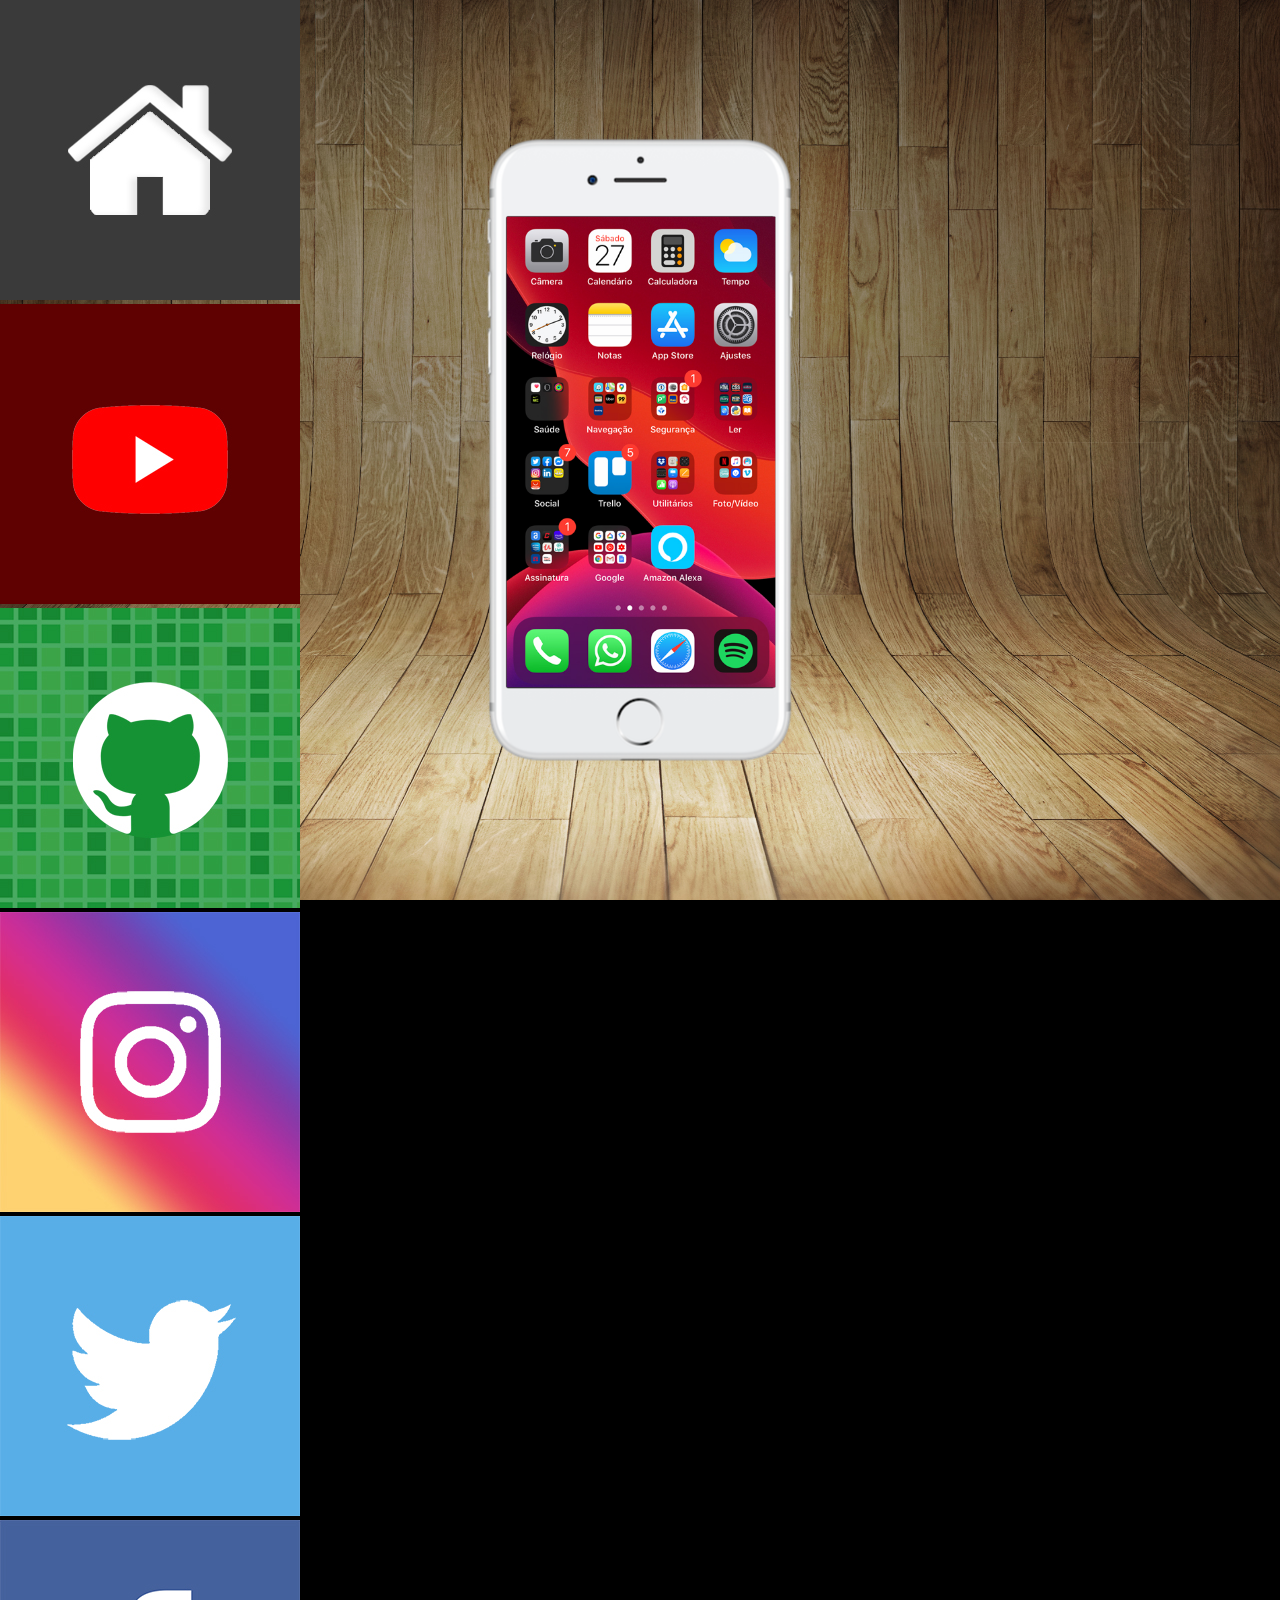
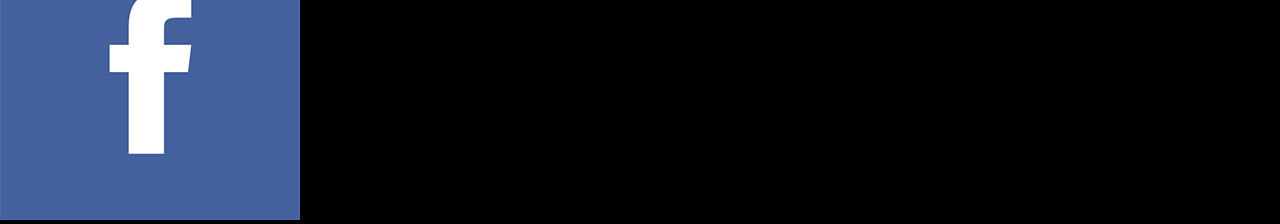
<file: index.html>
<!DOCTYPE html>
<html lang="pt-br">
<head>
    <meta charset="UTF-8">
    <meta name="viewport" content="width=device-width, initial-scale=1.0">
    <link rel="shortcut icon" href="favicon.ico" type="image/x-icon">
    <link rel="stylesheet" href="estilos/style.css">
    <title>Projeto Redes Sociais</title>
</head>
<body>
    <main>
        <section id="telefone">
            <iframe src="home.html" name="tela" id="tela" frameborder="0">
                Seu navegador não [e compativel com isso.
            </iframe>

        </section>
        <section id="redes-sociais">
            <a href="home.html" target="tela"><img src="imagens/logo-home.jpg" alt="Home"></a><br>
            <a href="youtube.html" target="tela"><img src="imagens/logo-youtube.jpg" alt="Youtube"></a><br>
            <a href="github.html" target="tela"><img src="imagens/logo-github.jpg" alt="Github"></a><br>
            <a href="instagram.html" target="tela"><img src="imagens/logo-instagram.jpg" alt="Instagram"></a><br>
            <a href="twitter.html" target="tela"><img src="imagens/logo-twitter.jpg" alt="Twitter"></a><br>
            <a href="facebook.html" target="tela"><img src="imagens/logo-facebook.jpg" alt="Facebook"></a>

        </section>

    </main>
    
</body>
</html>
</file>
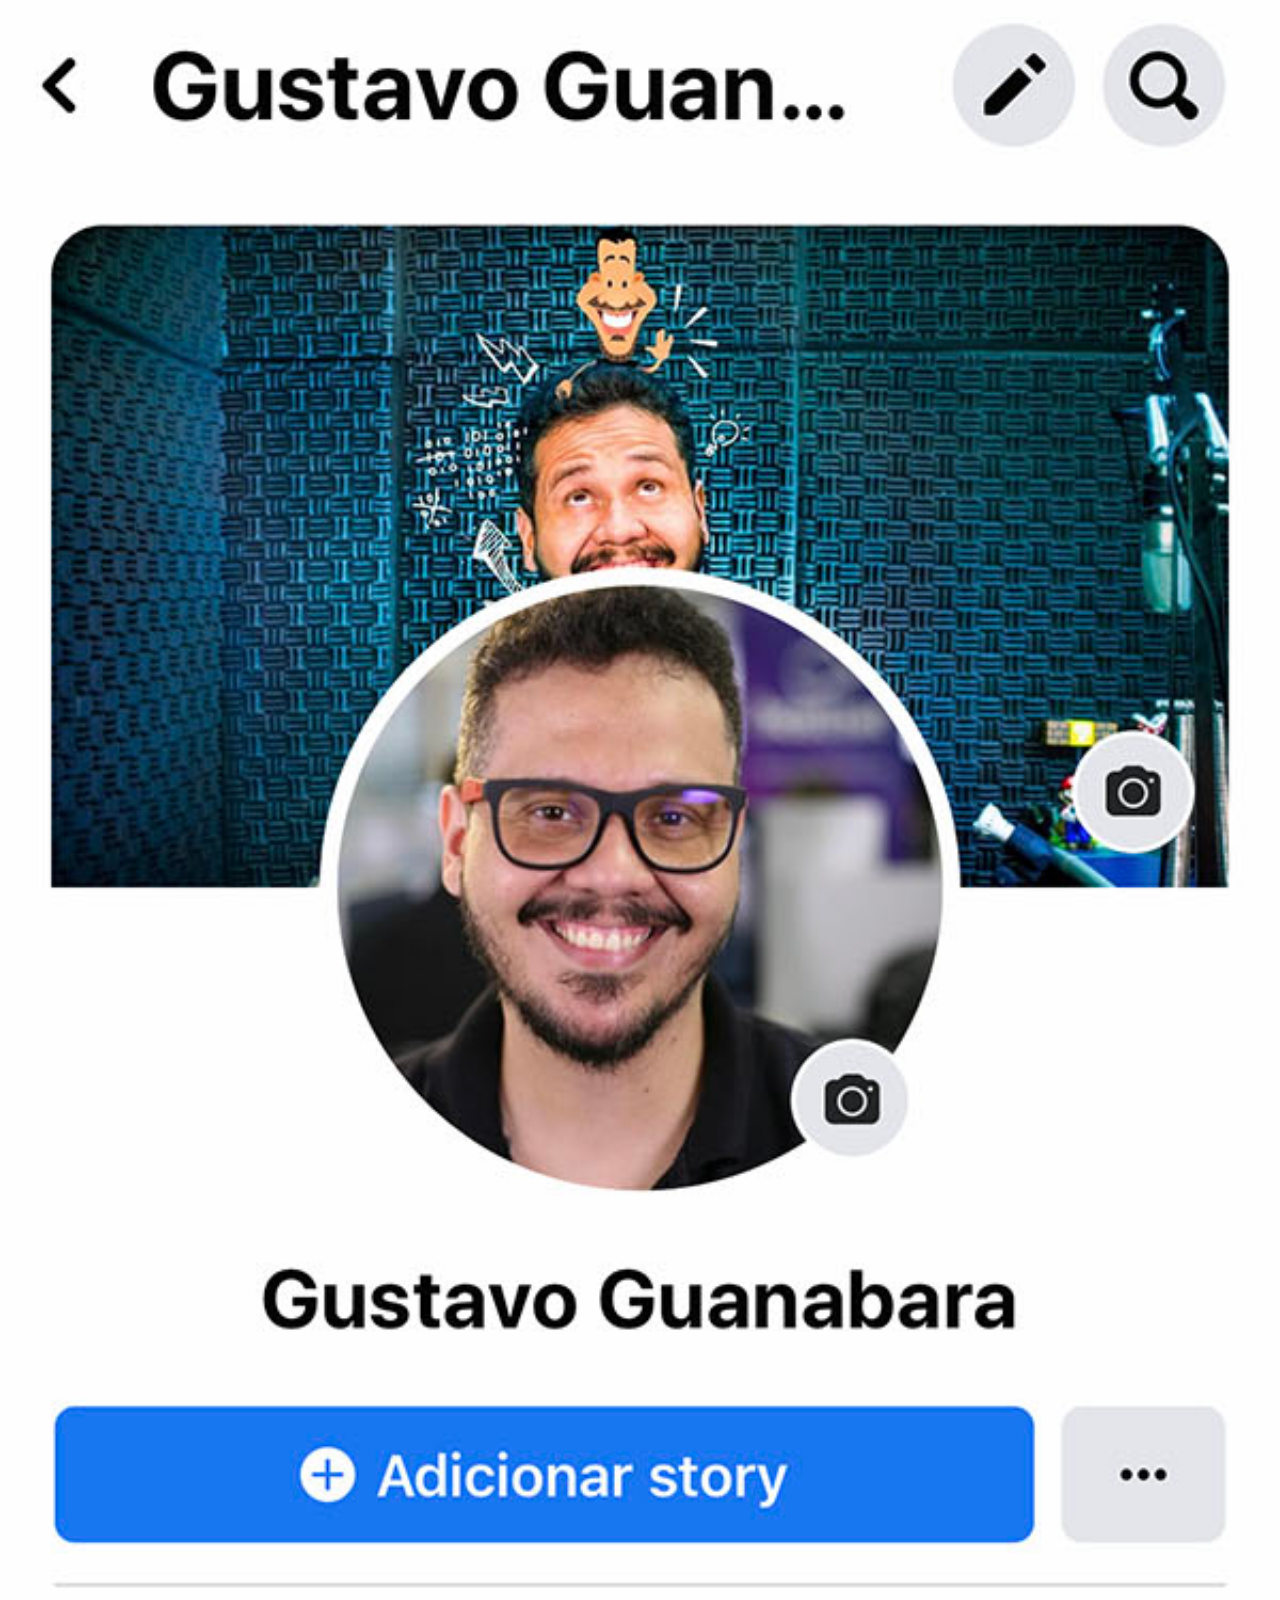
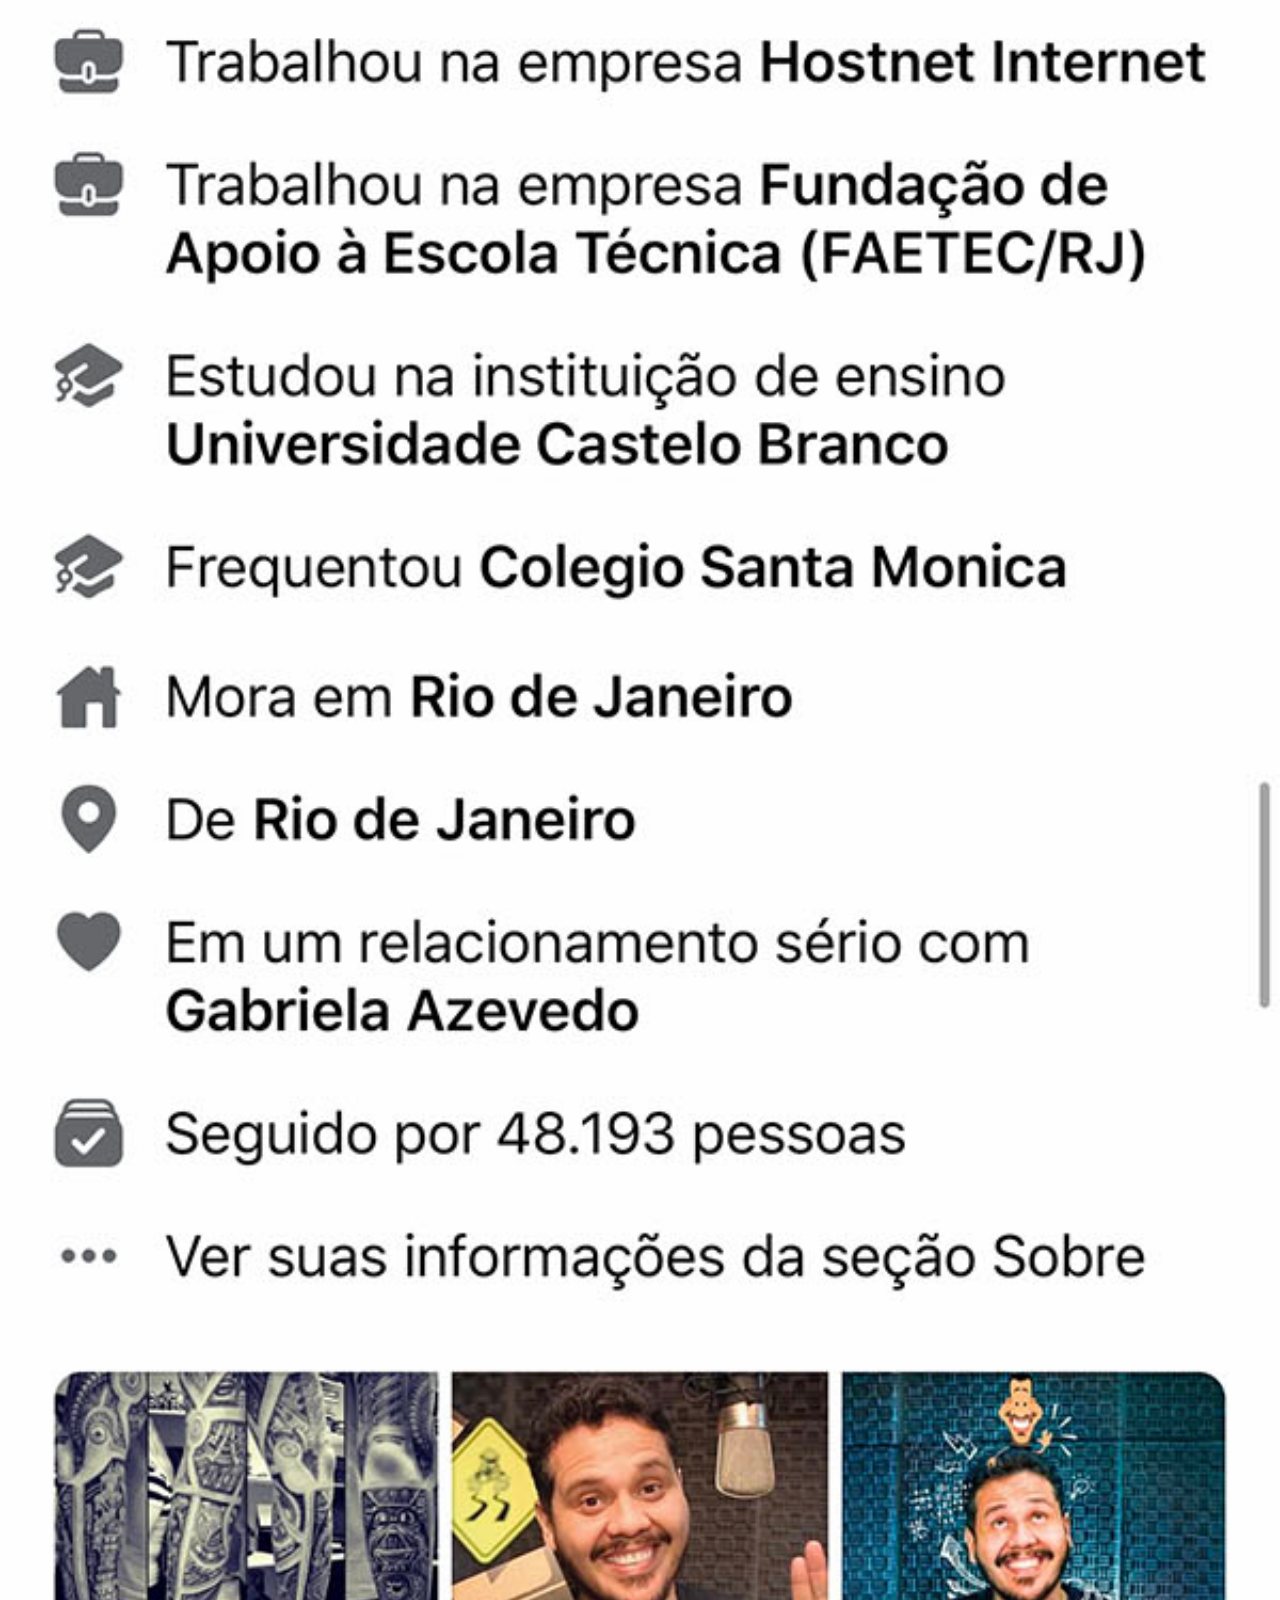
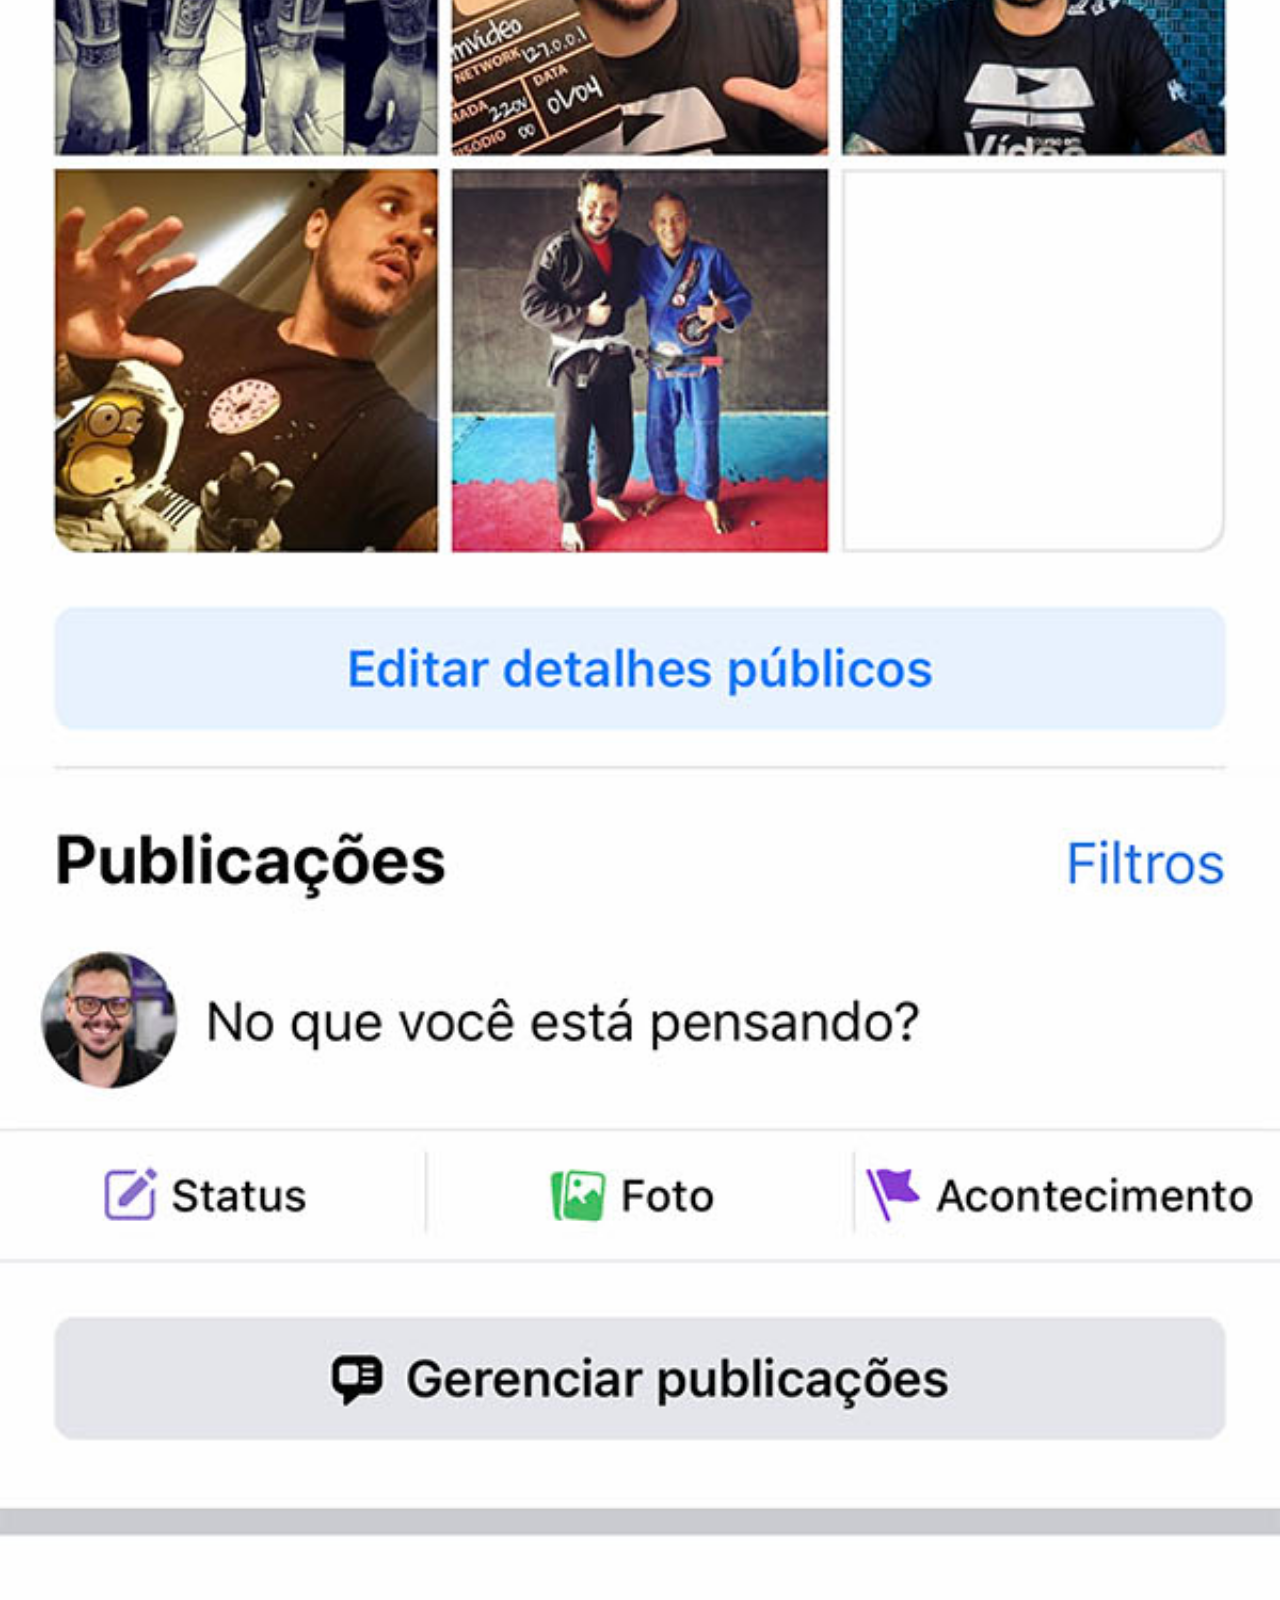
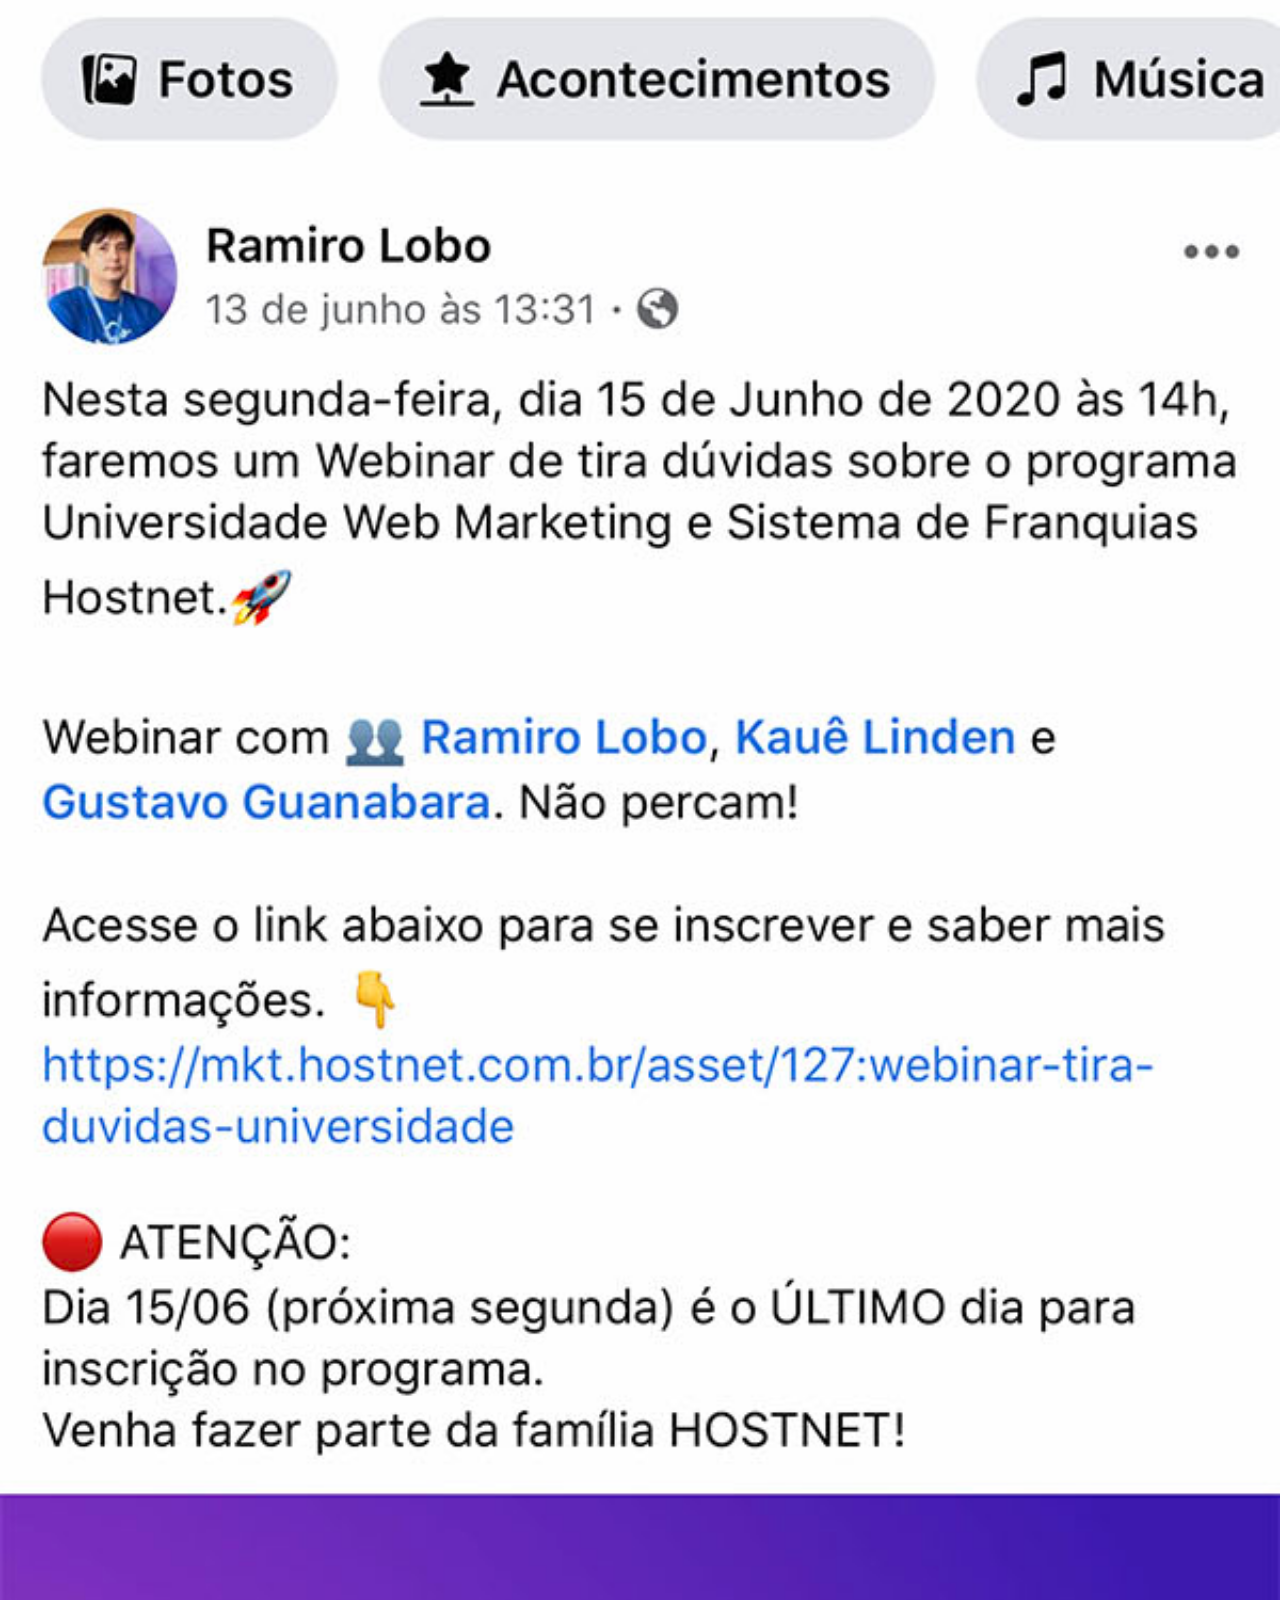
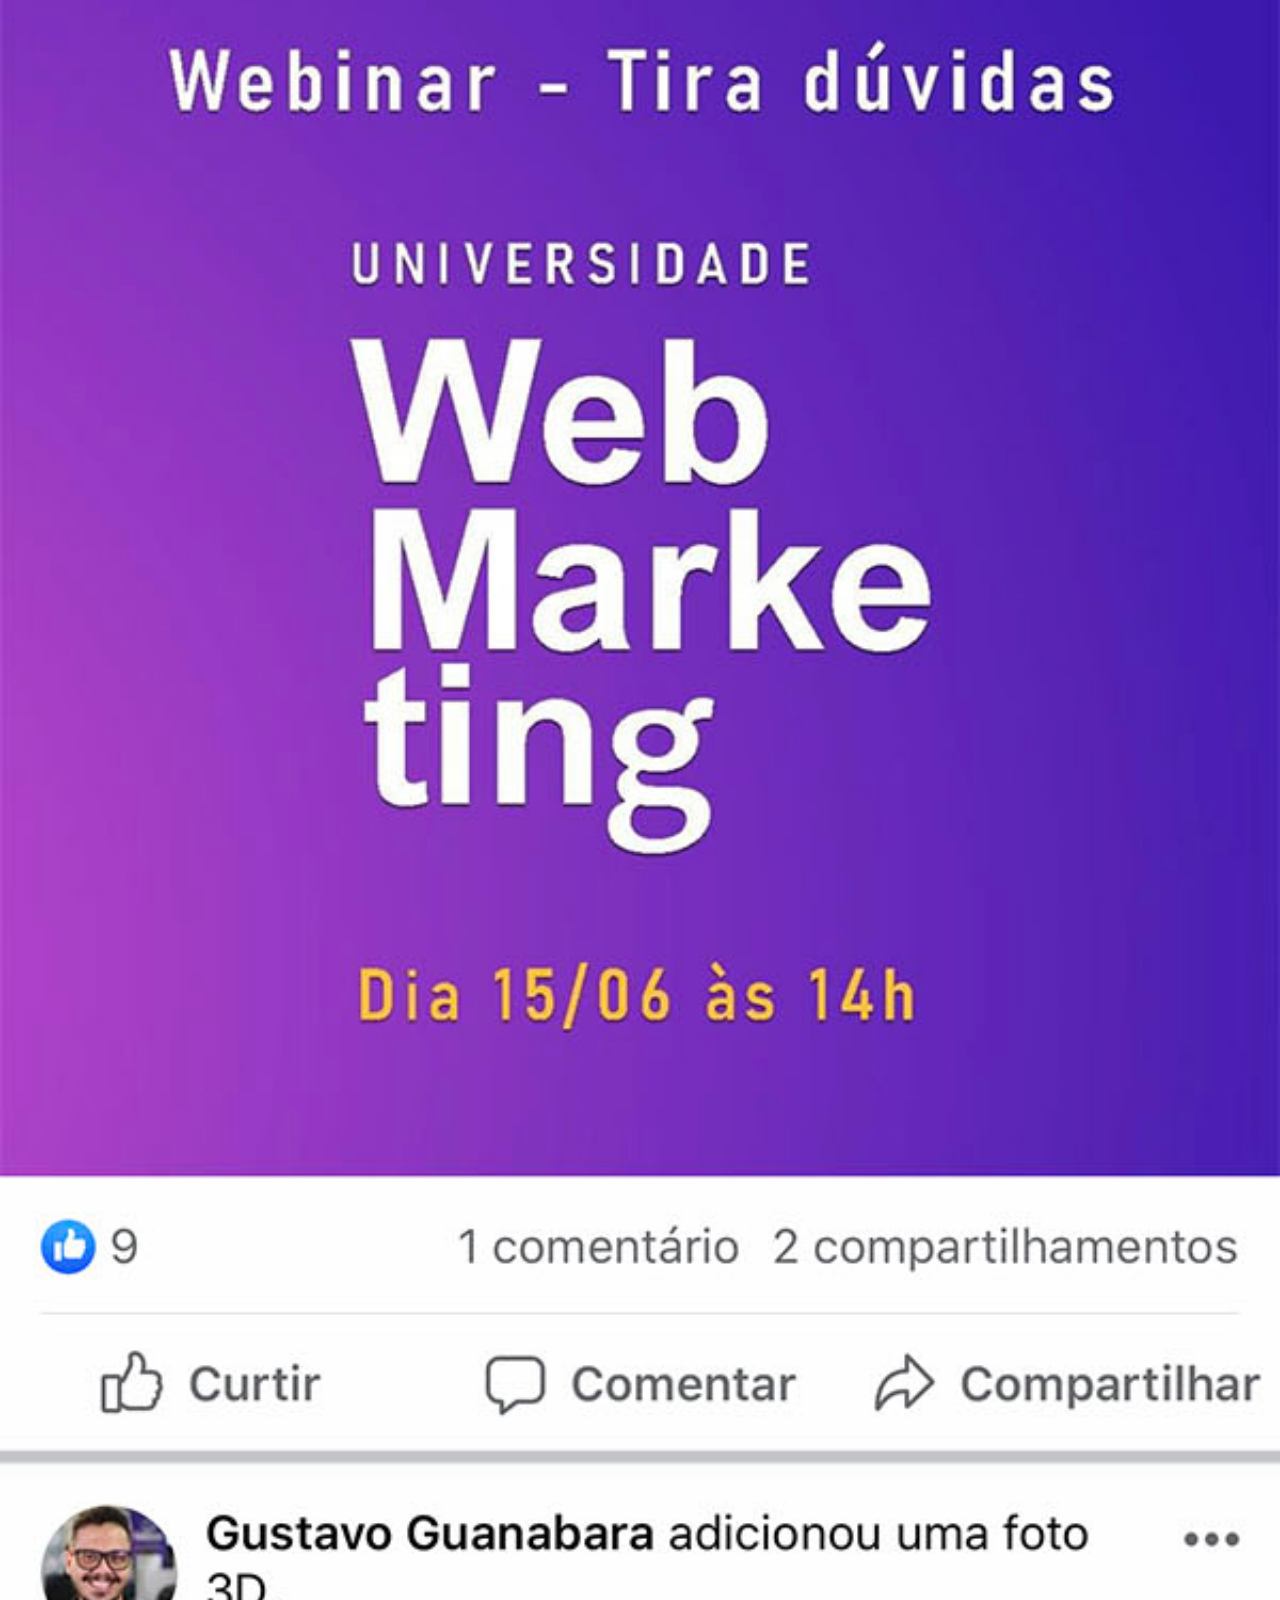
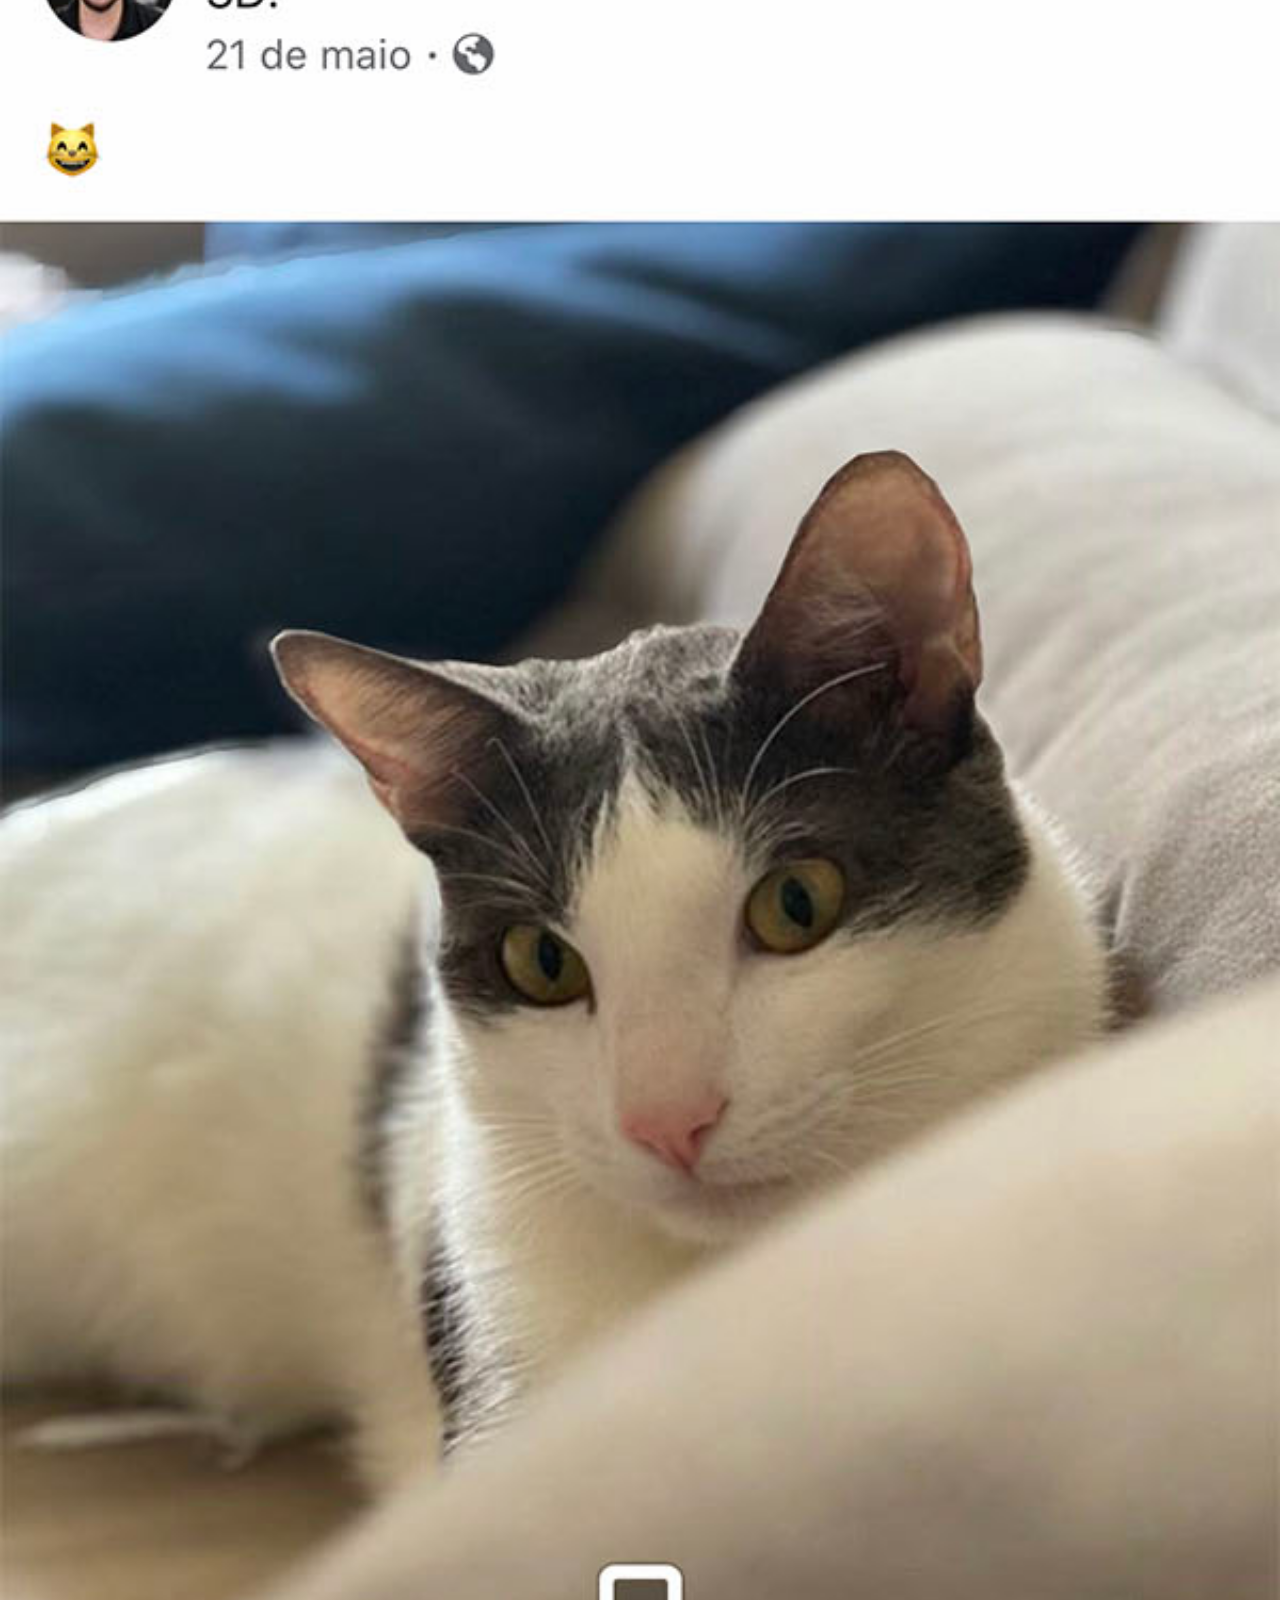
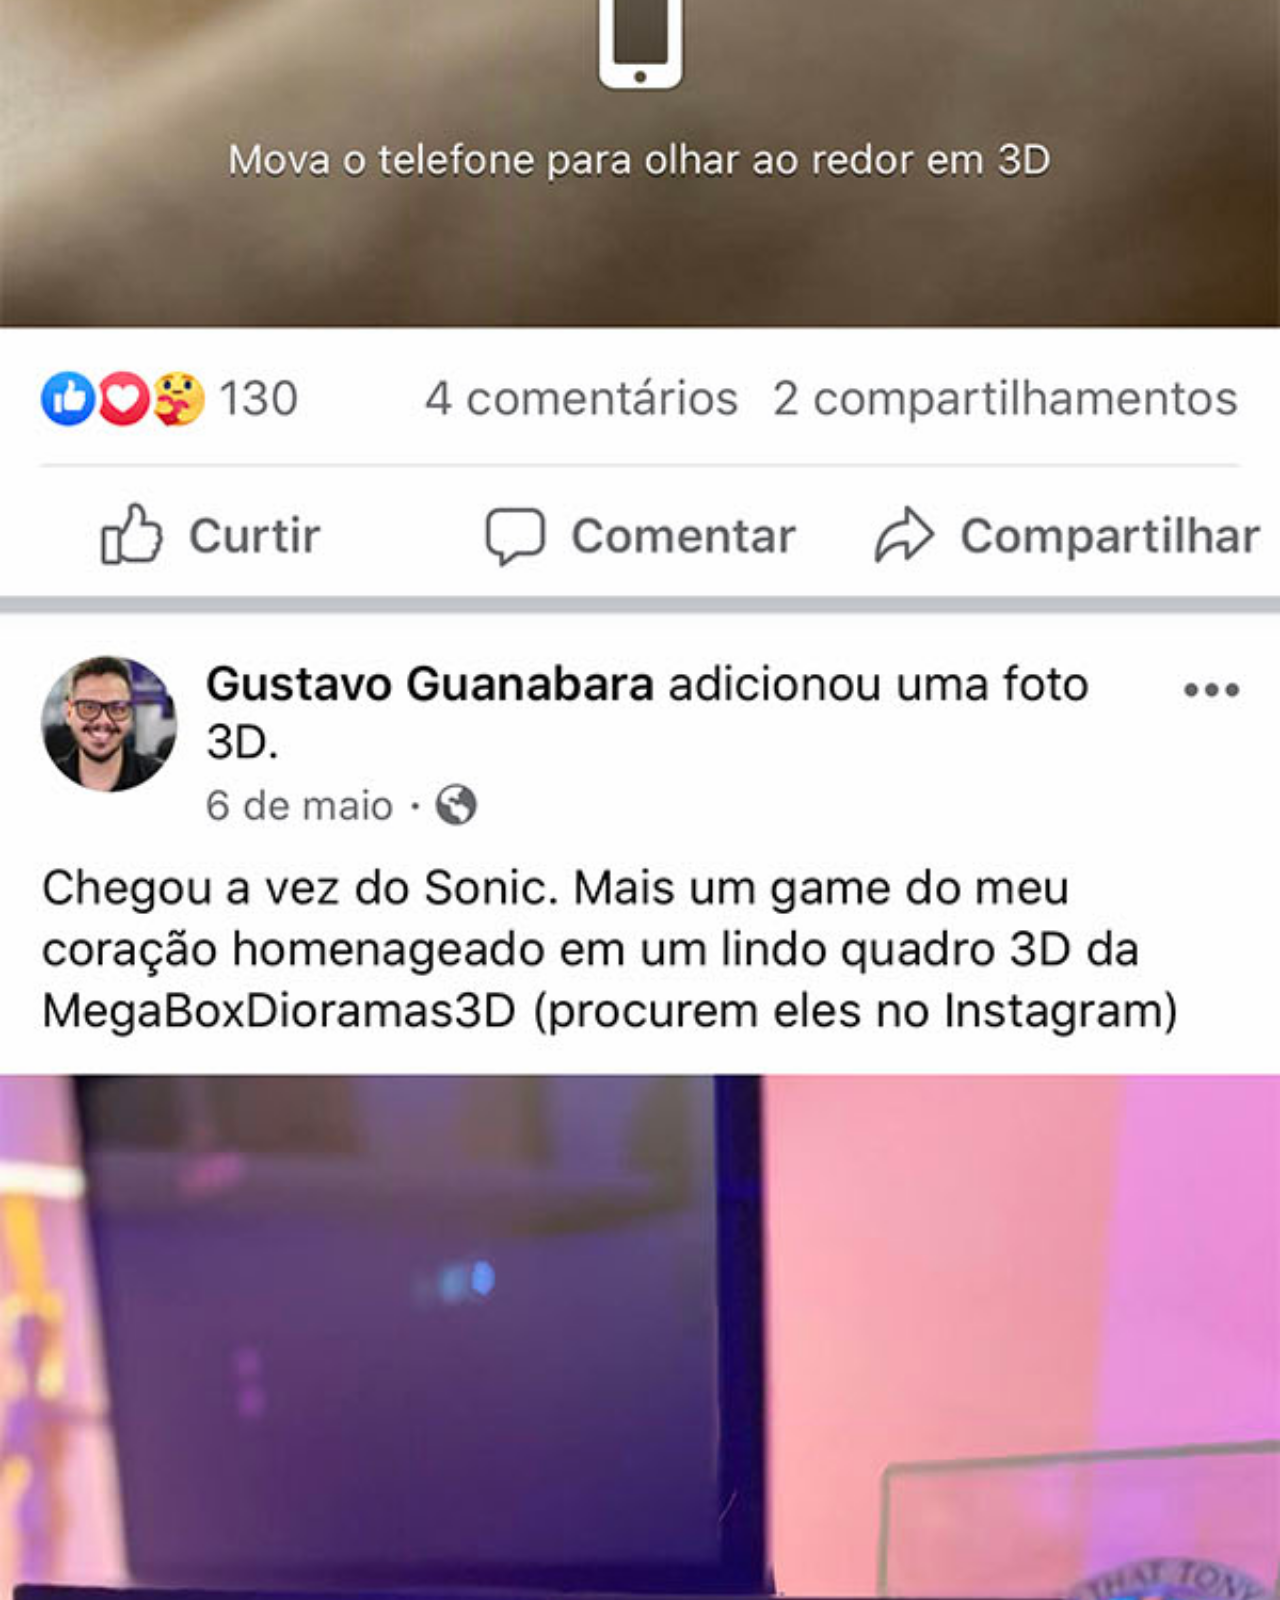
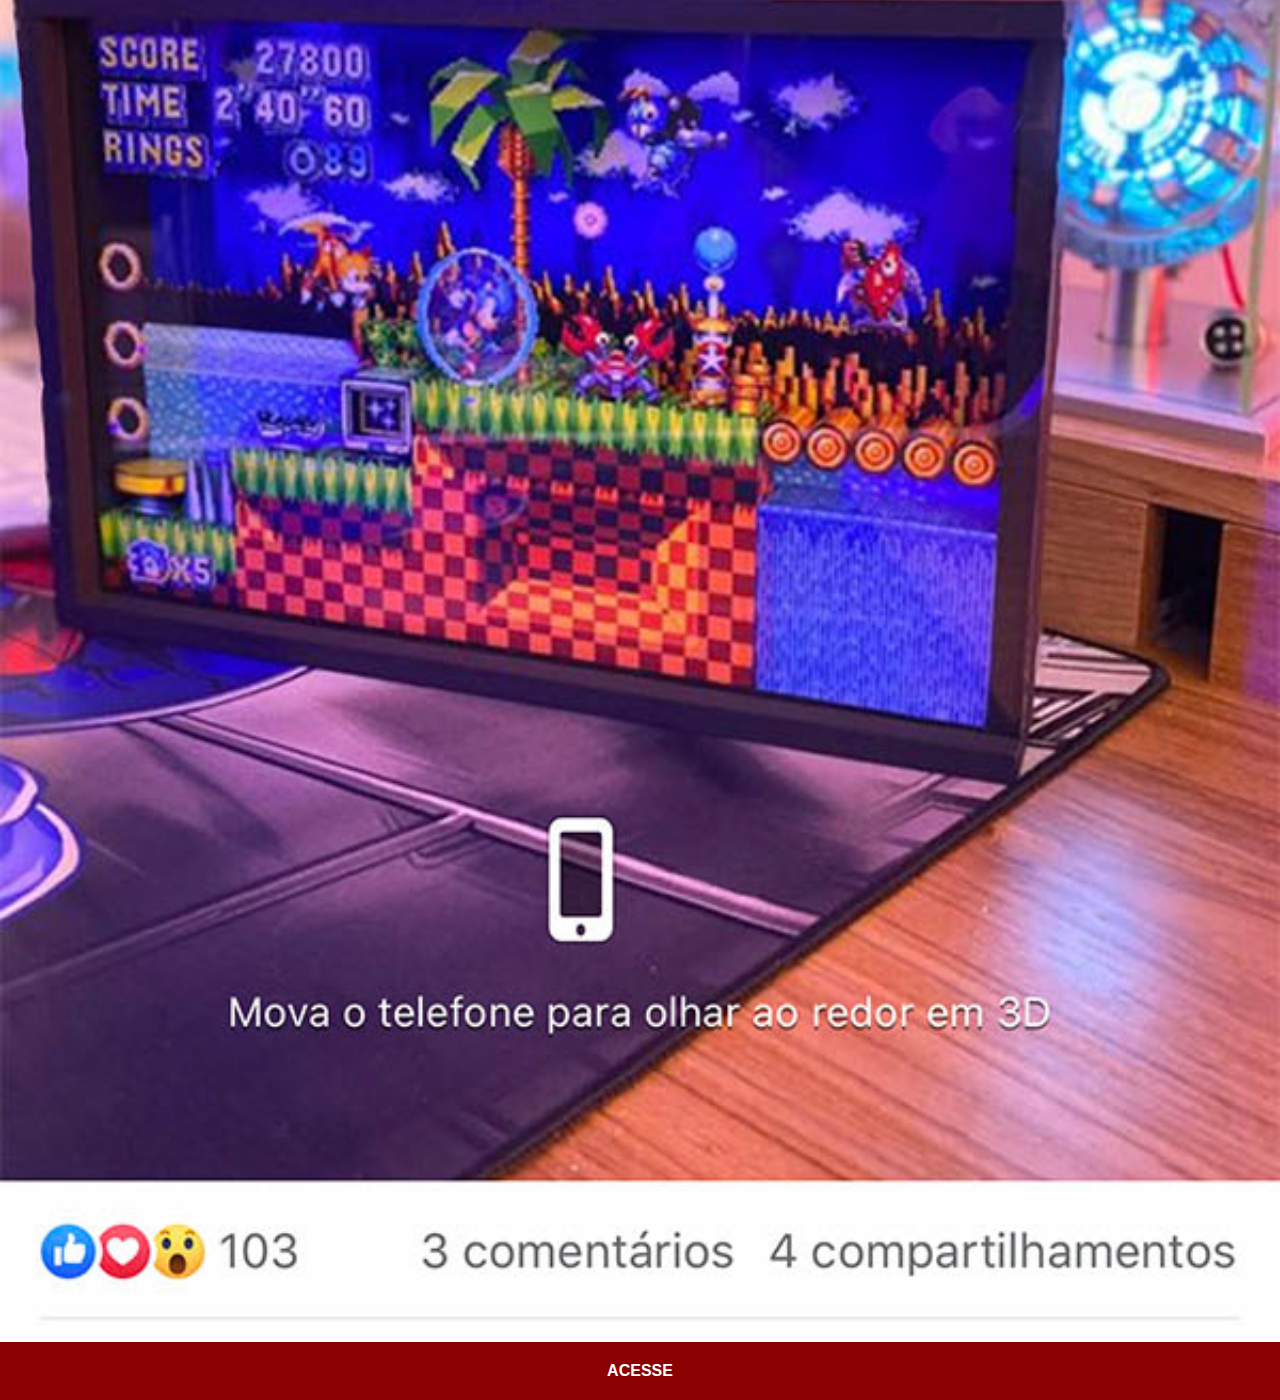
<file: facebook.html>
<!DOCTYPE html>
<html lang="pt-br">
<head>
    <meta charset="UTF-8">
    <meta name="viewport" content="width=device-width, initial-scale=1.0">
    <title>Facebook</title>
    <link rel="stylesheet" href="estilos/social.css">

</head>
<body>
    <img src="imagens/tela-facebook.jpg" alt="youtube">
    <a href="https://www.facebook.com/danilo.pereiraandrade.1/?viewas=100000686899395&locale=pt_BR" target="_blank">ACESSE</a>
    
</body>
</html>
</file>
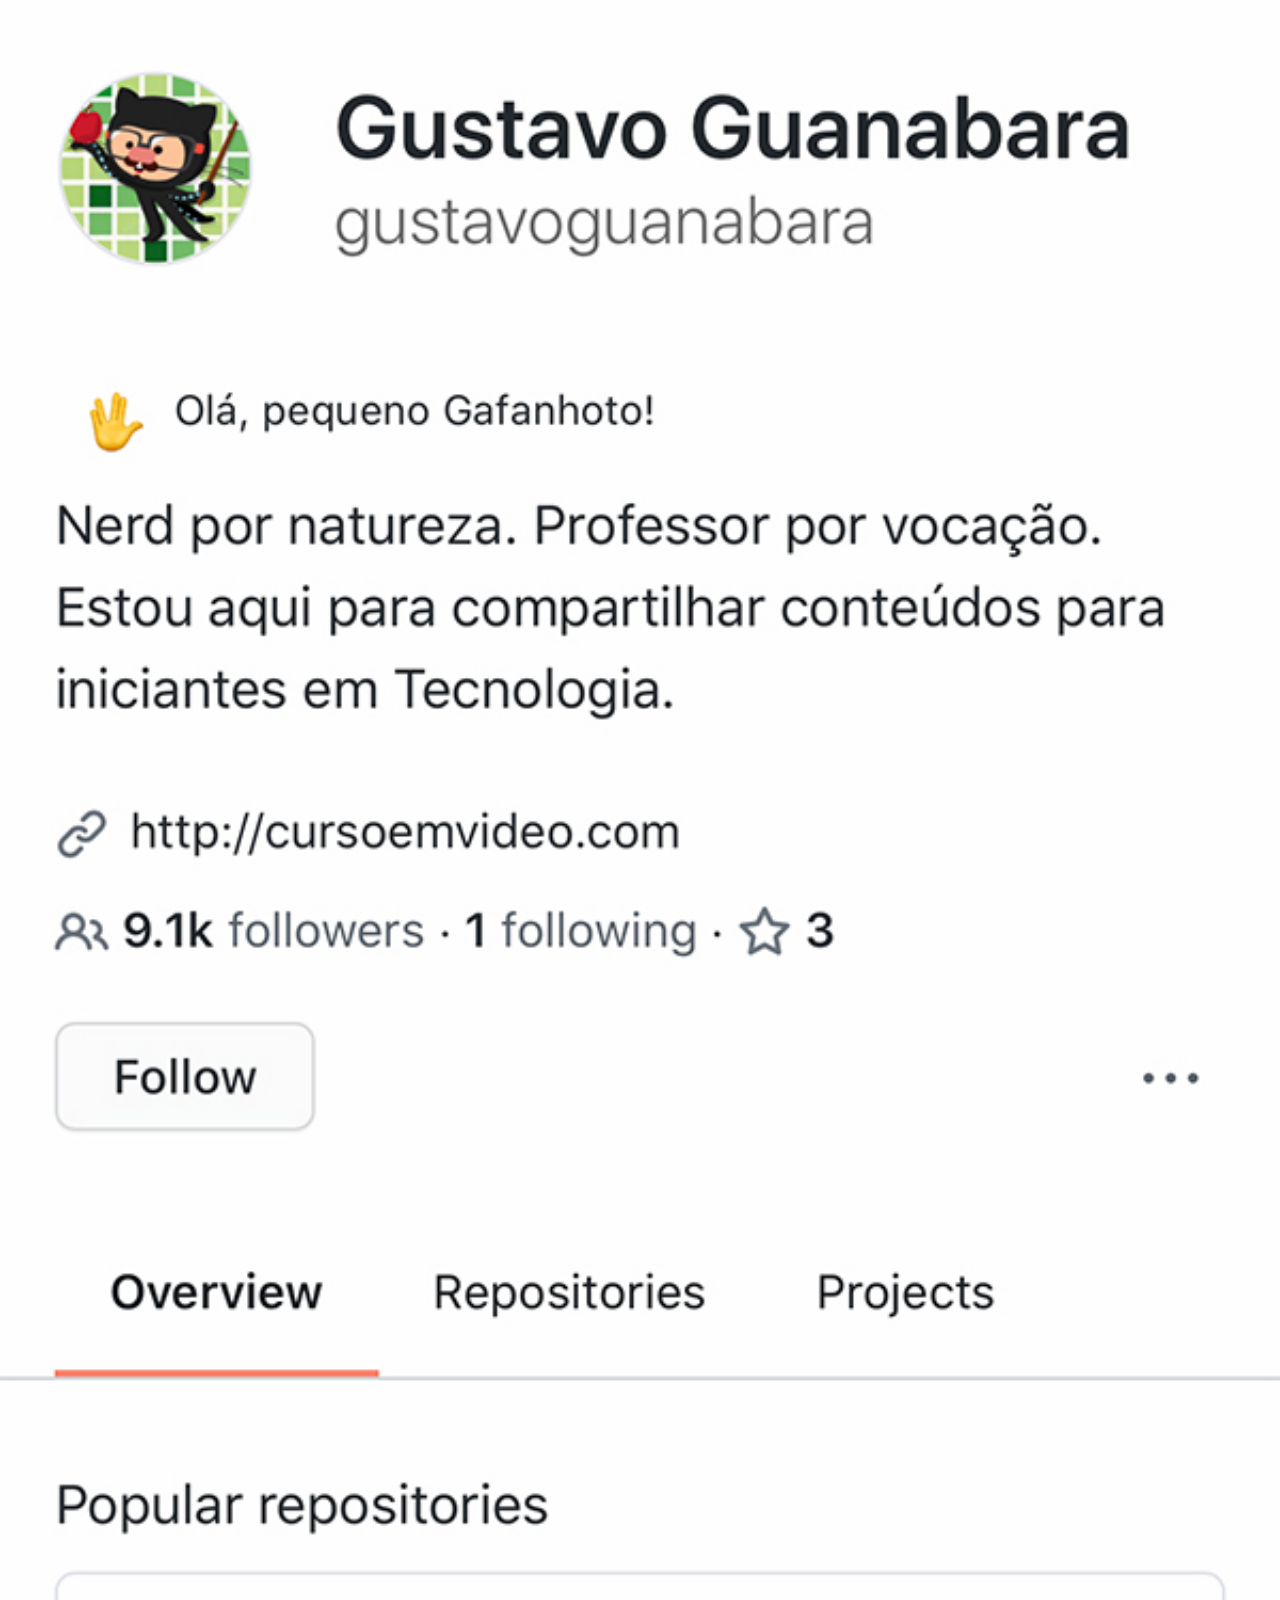
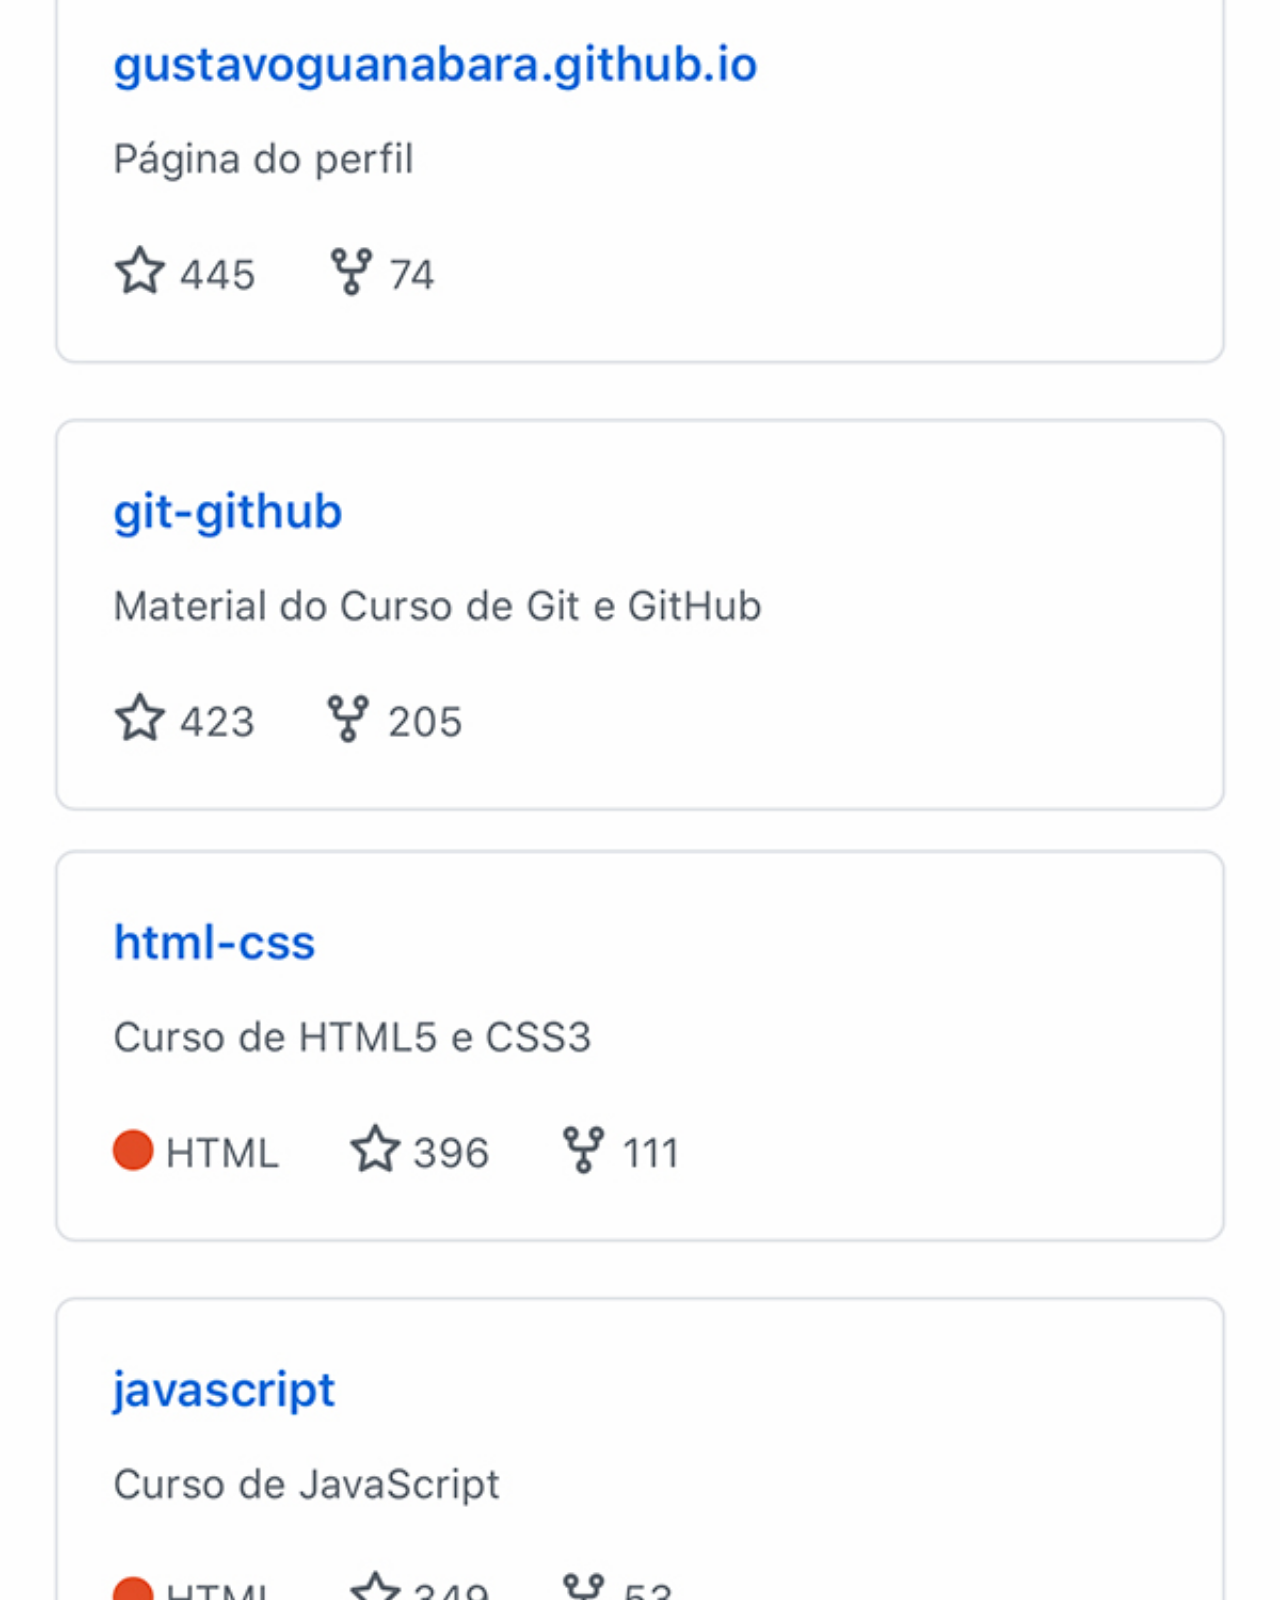
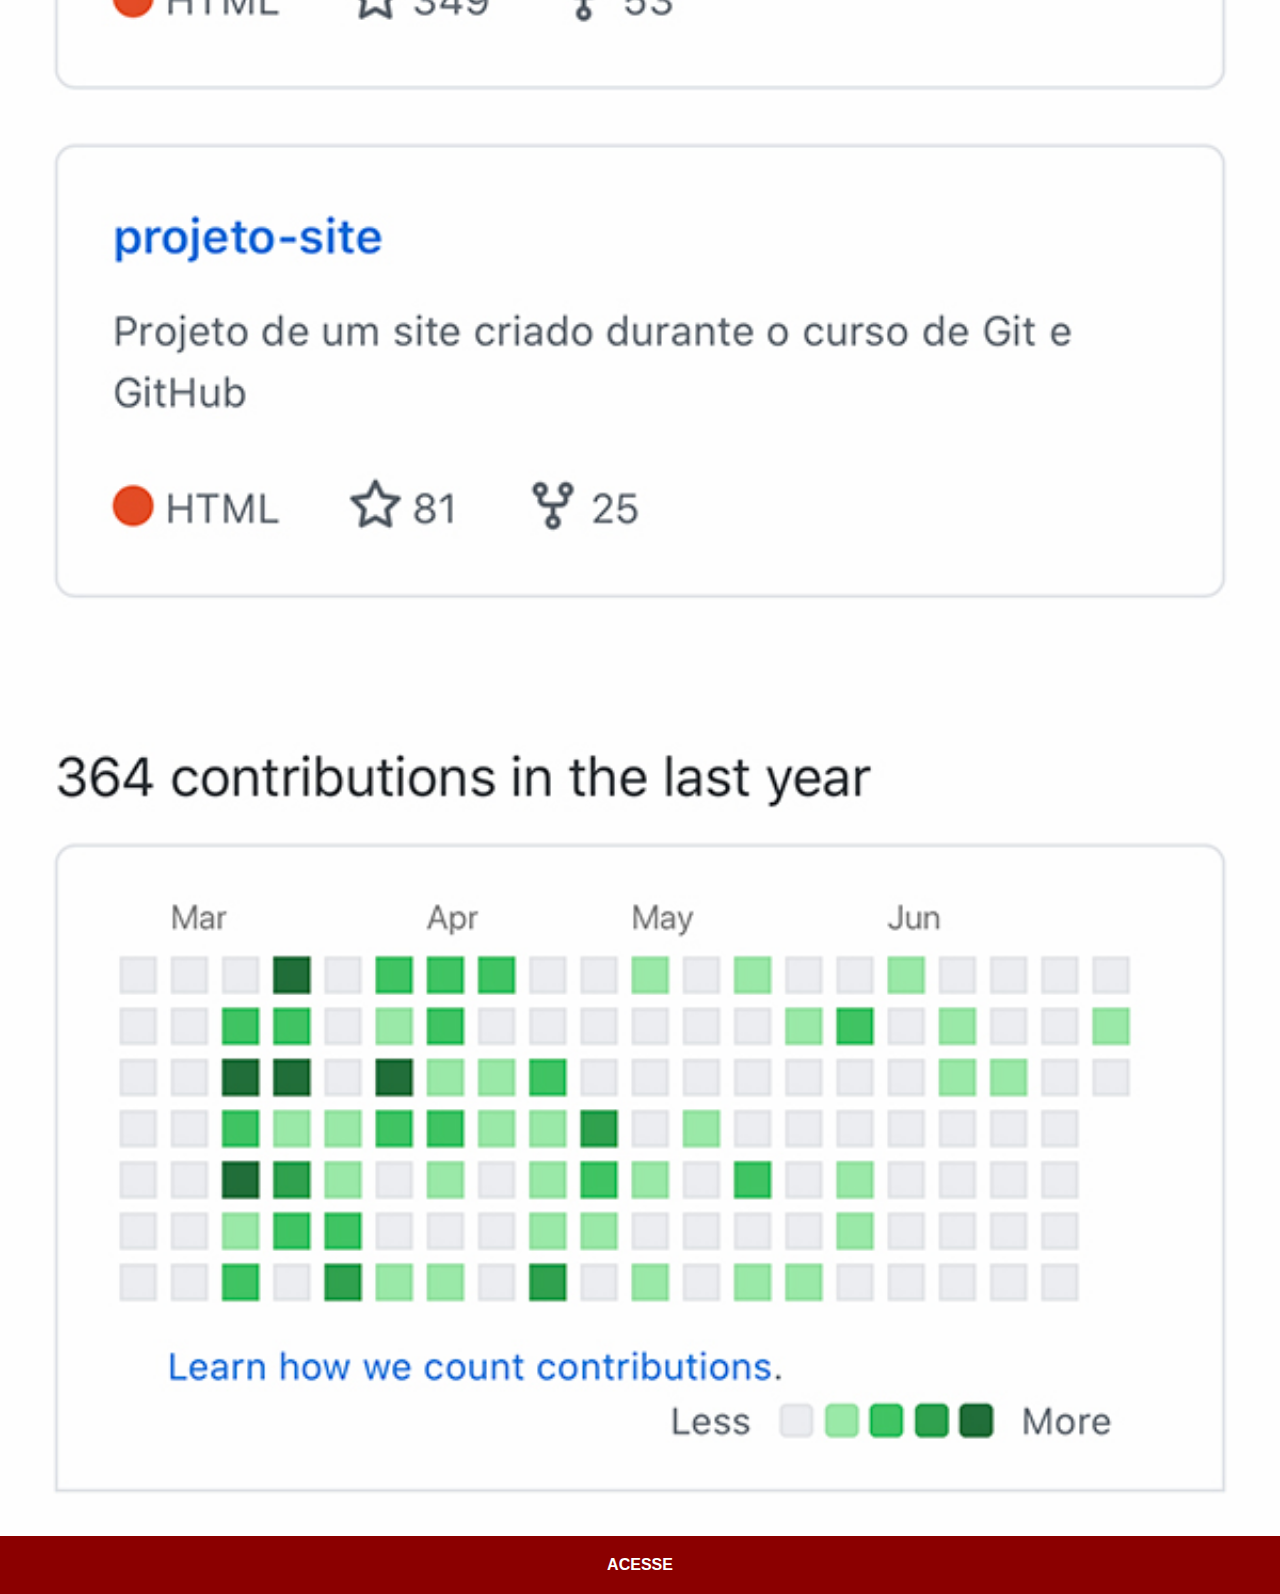
<file: github.html>
<!DOCTYPE html>
<html lang="pt-br">
<head>
    <meta charset="UTF-8">
    <meta name="viewport" content="width=device-width, initial-scale=1.0">
    <title>Github</title>
    <link rel="stylesheet" href="estilos/social.css">
</head>
<body>
    <img src="imagens/tela-github.jpg" alt="Github">
    <a href="https://github.com/pereiraandradedanilo" target="_blank">ACESSE</a>
    
</body>
</html>
</file>
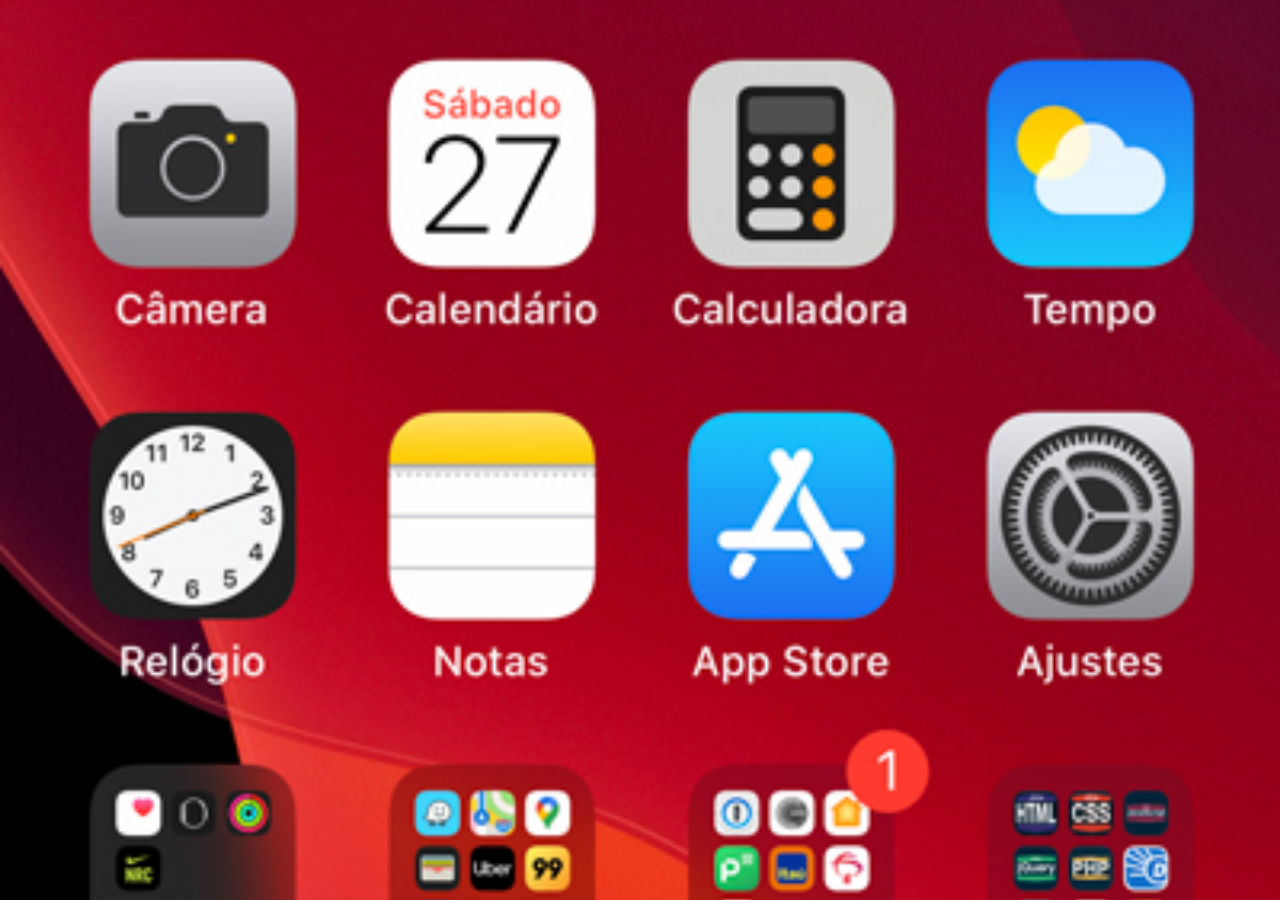
<file: home.html>
<!DOCTYPE html>
<html lang="pt-br">
<head>
    <meta charset="UTF-8">
    <meta name="viewport" content="width=device-width, initial-scale=1.0">
    <title>Home</title>
</head>
<style>
    * {
        margin: 0px;
        padding: 0px;
    }
    
    body{
        width:100vw;
        height: 100vh;
        background: black url(imagens/tela-home.jpg) no-repeat top center;
        background-size: cover;
    }

</style>
<body>
    
</body>
</html>
</file>
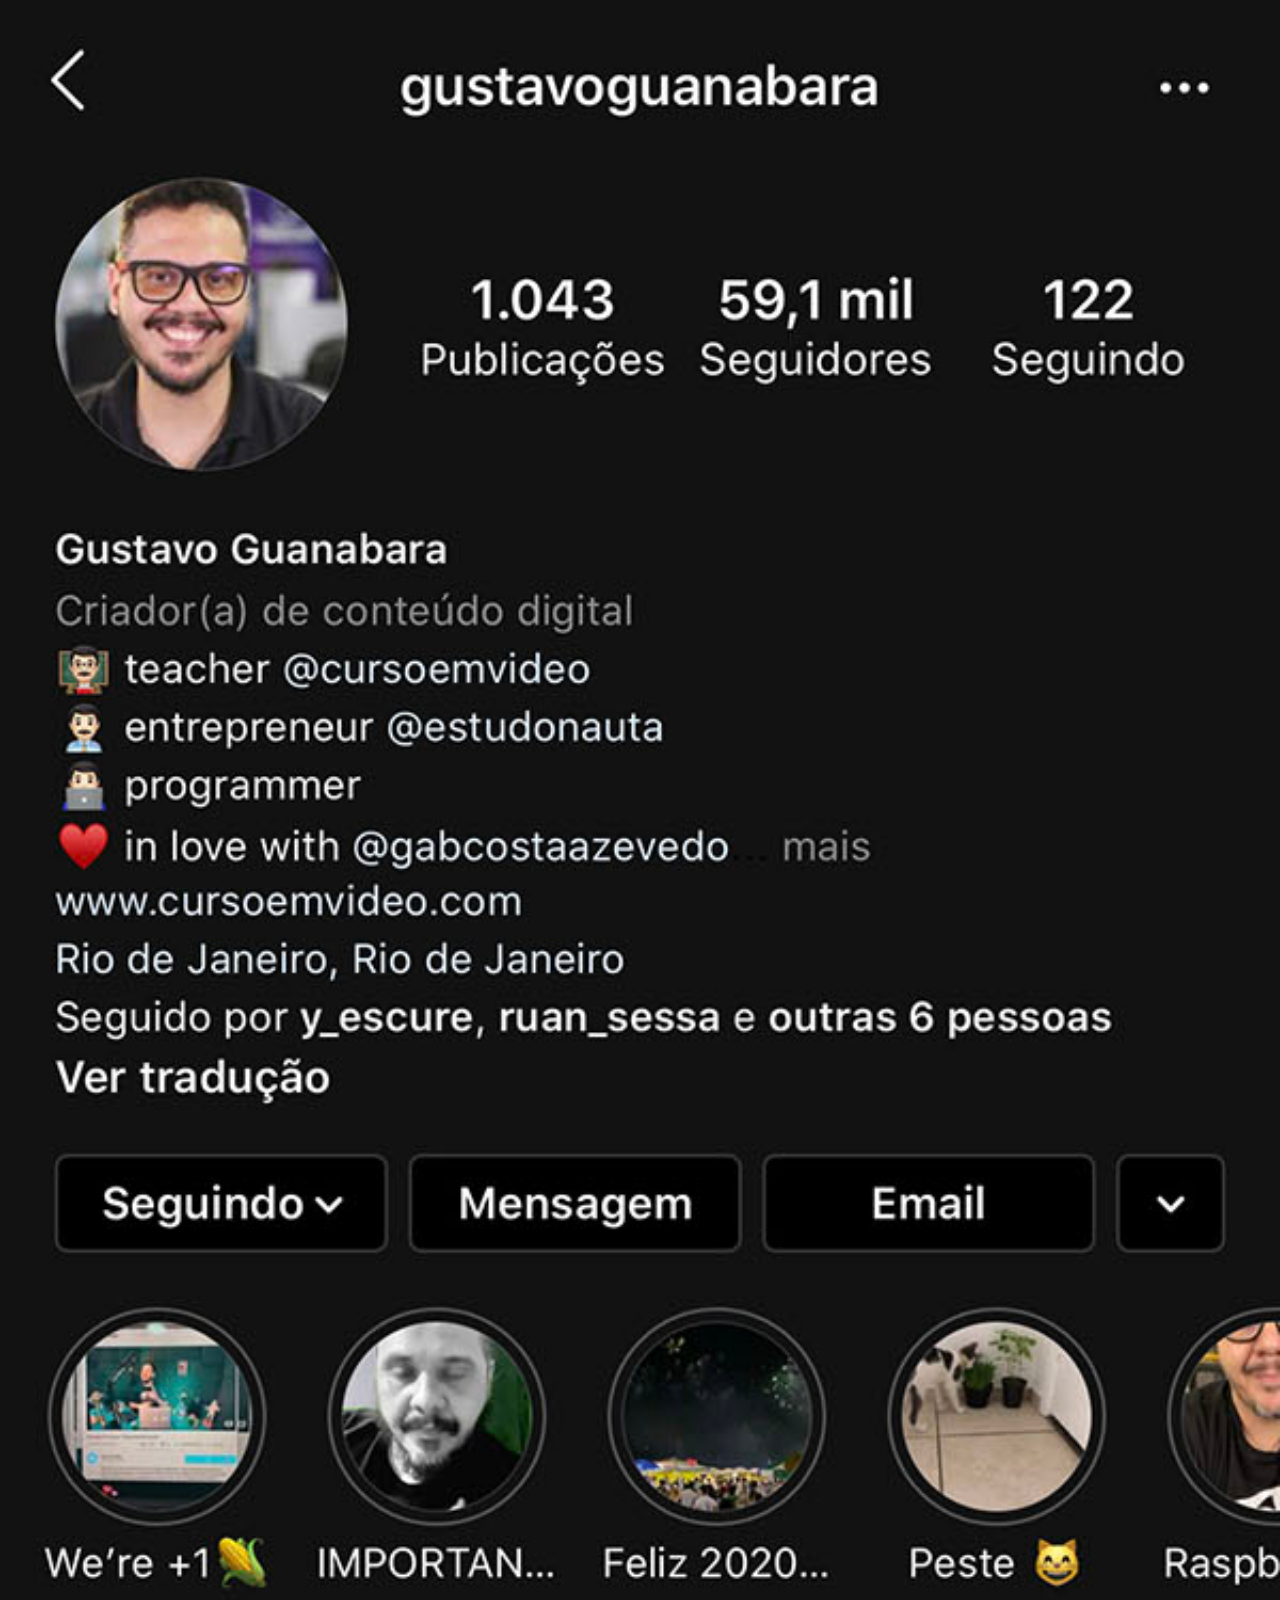
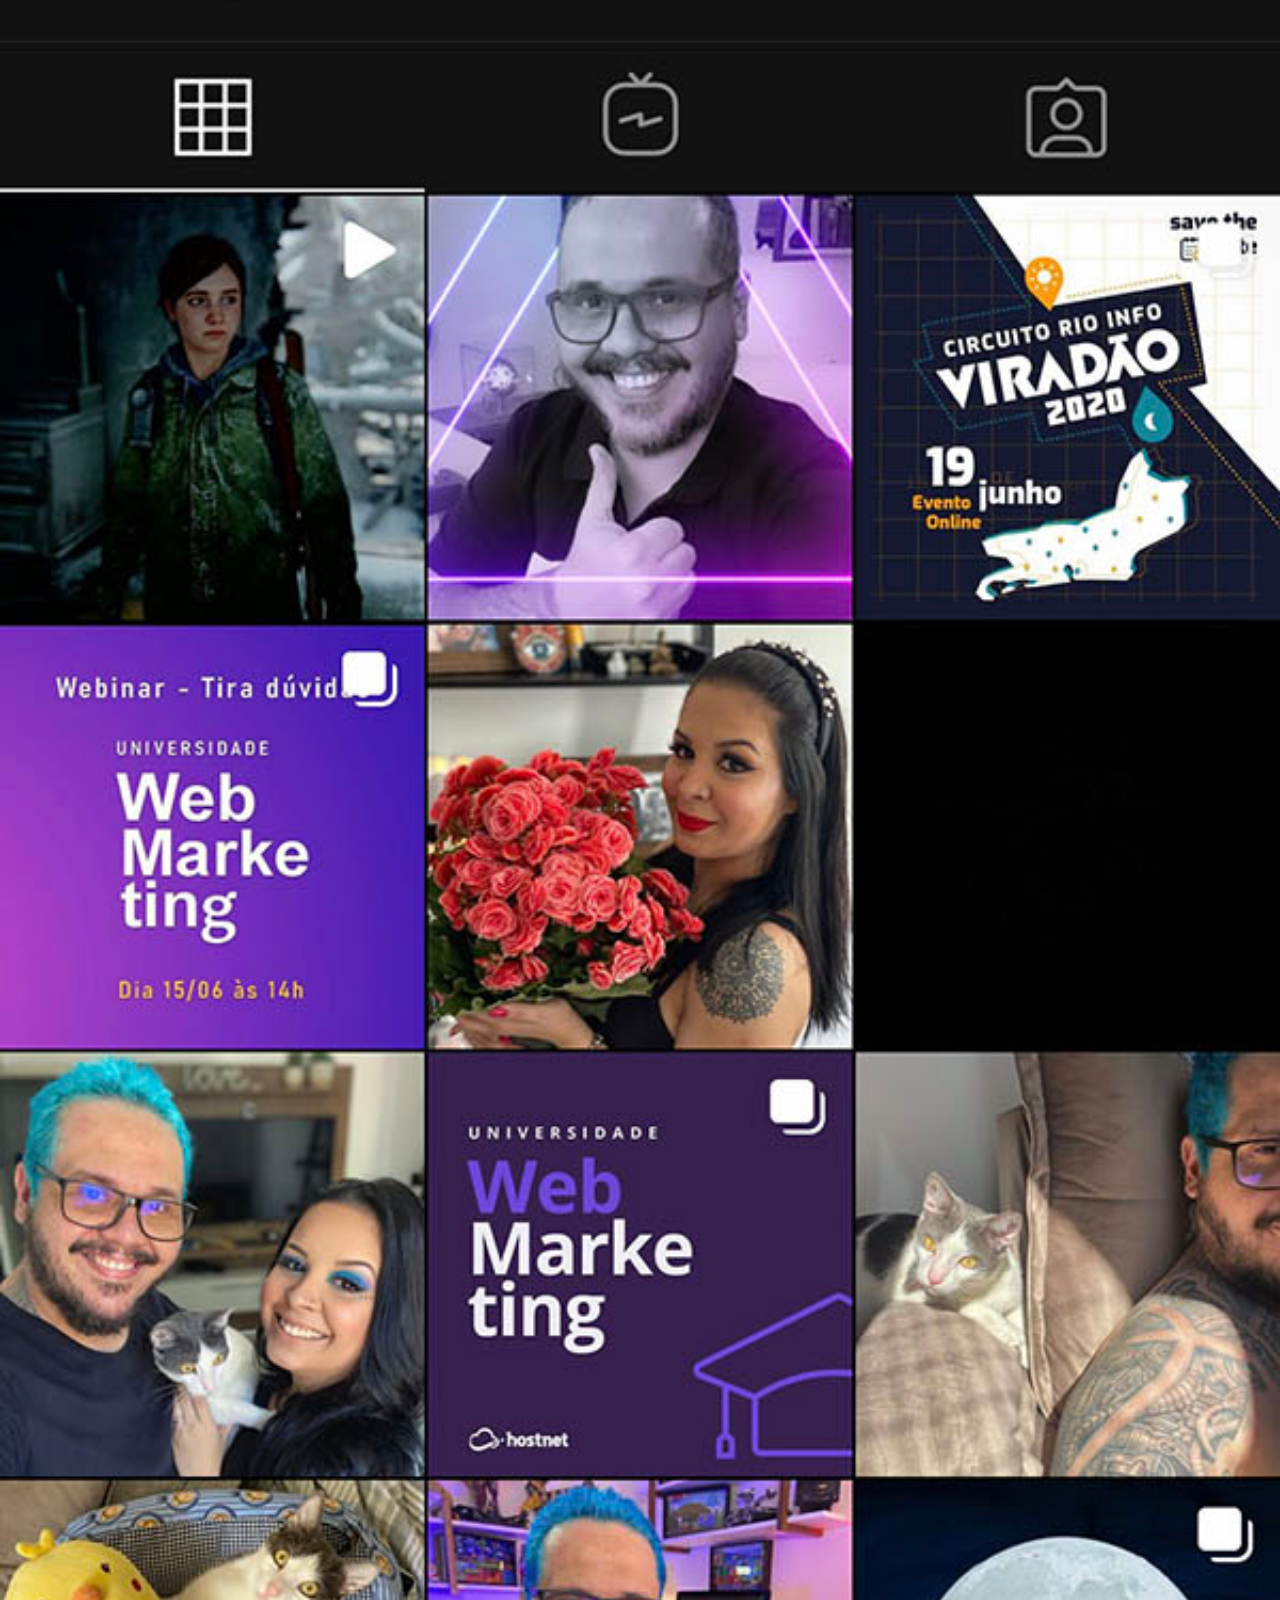
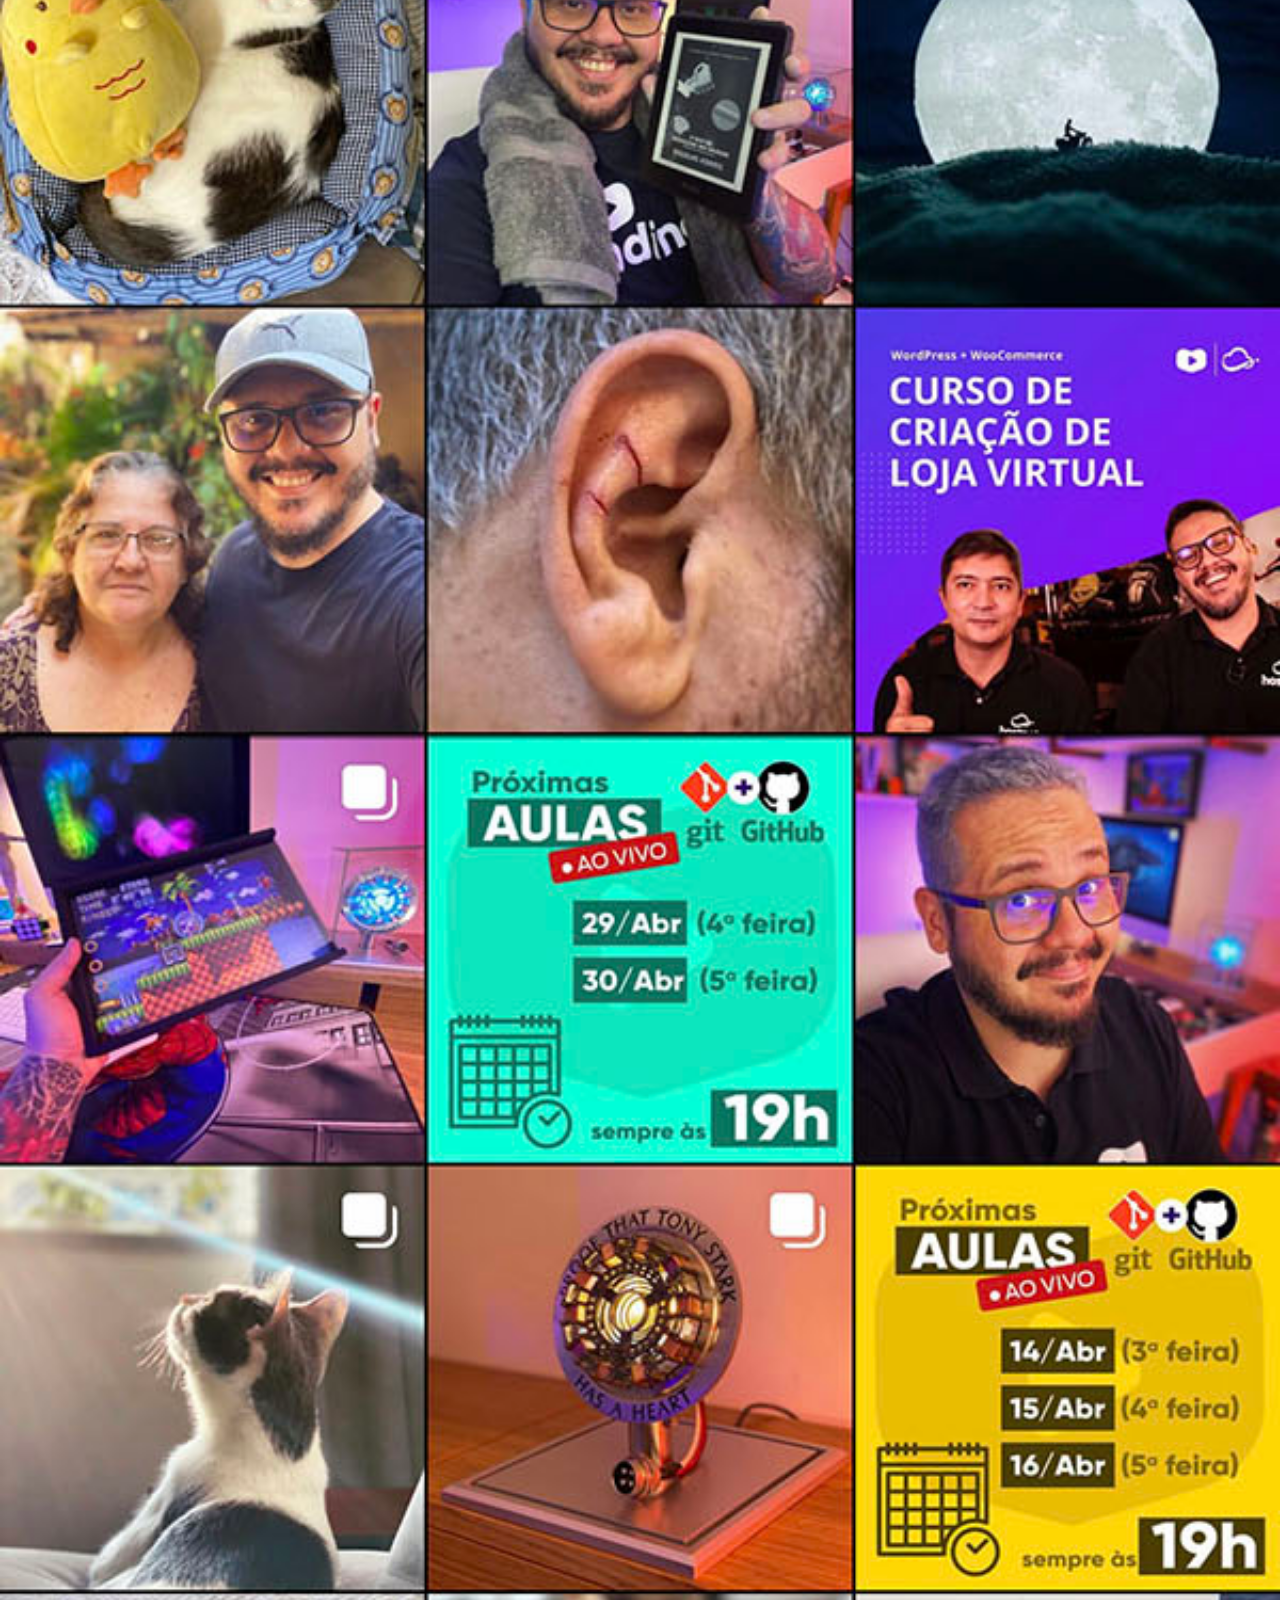
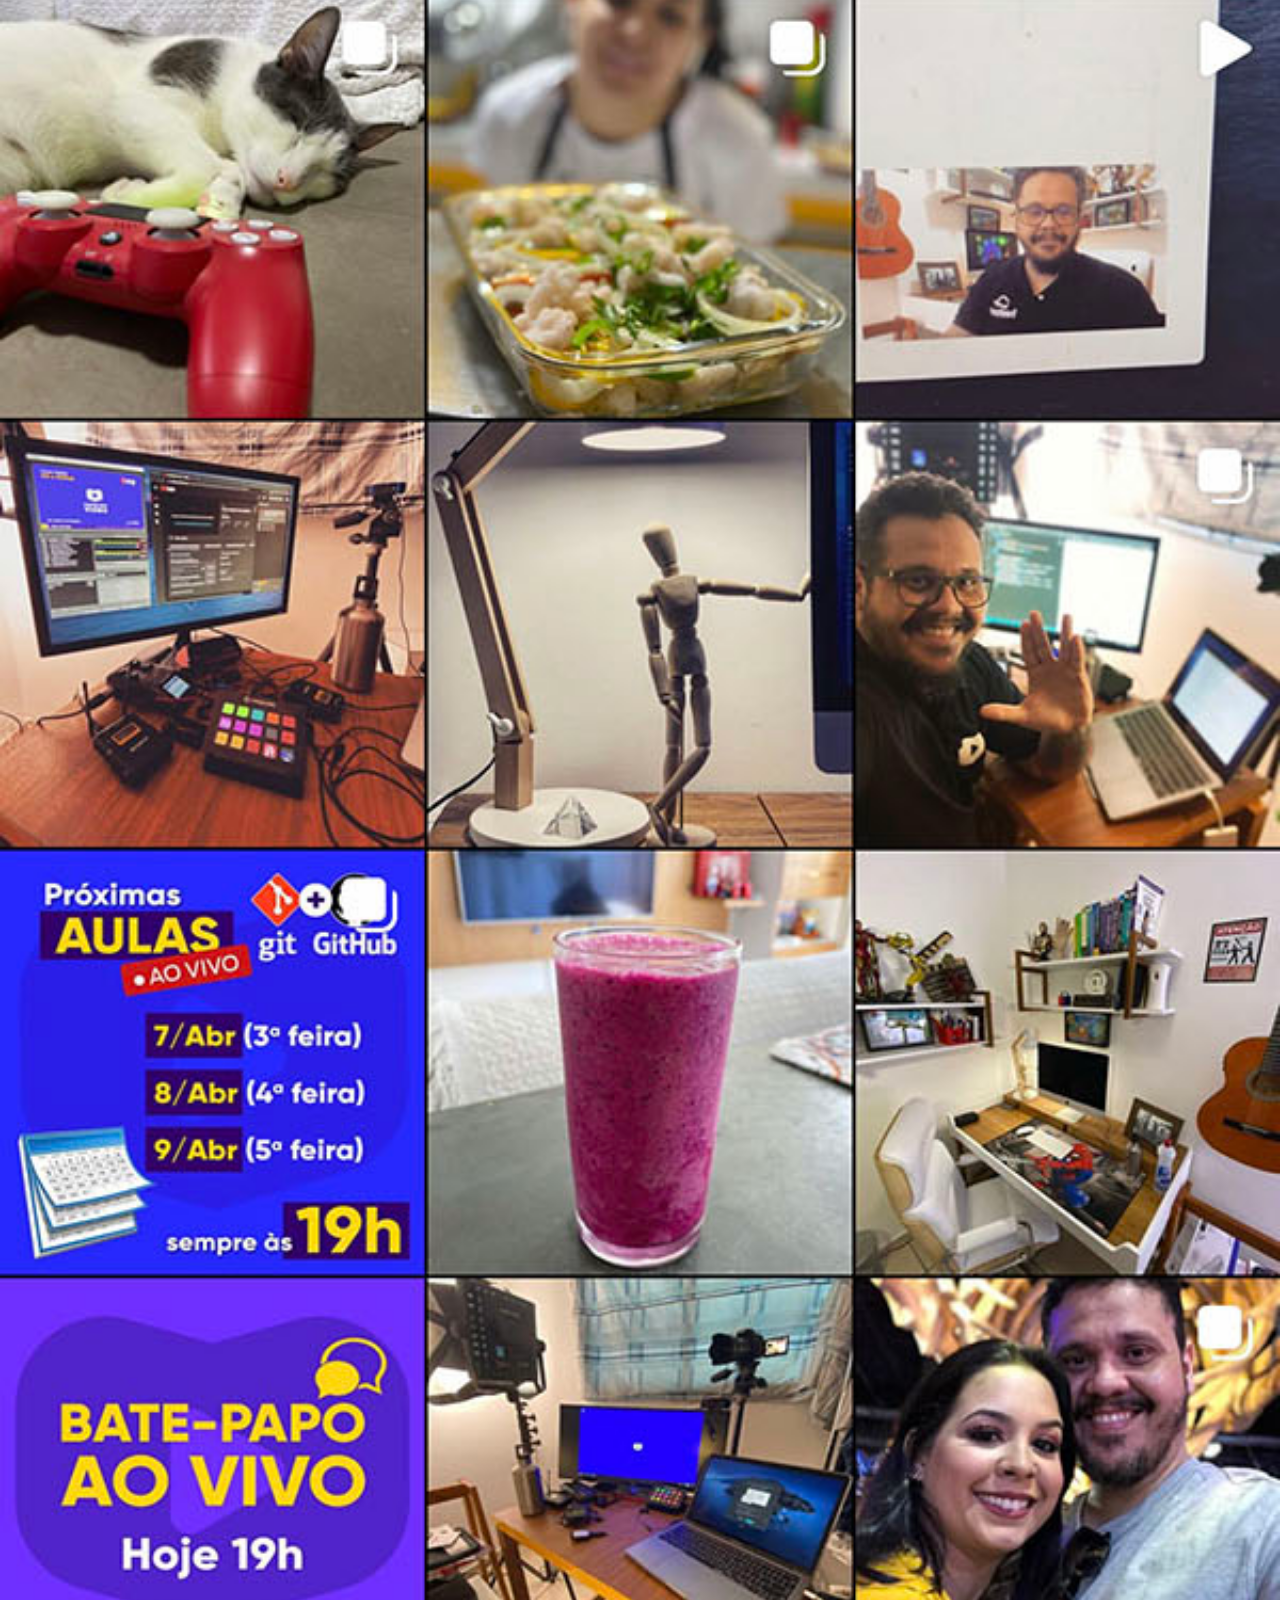
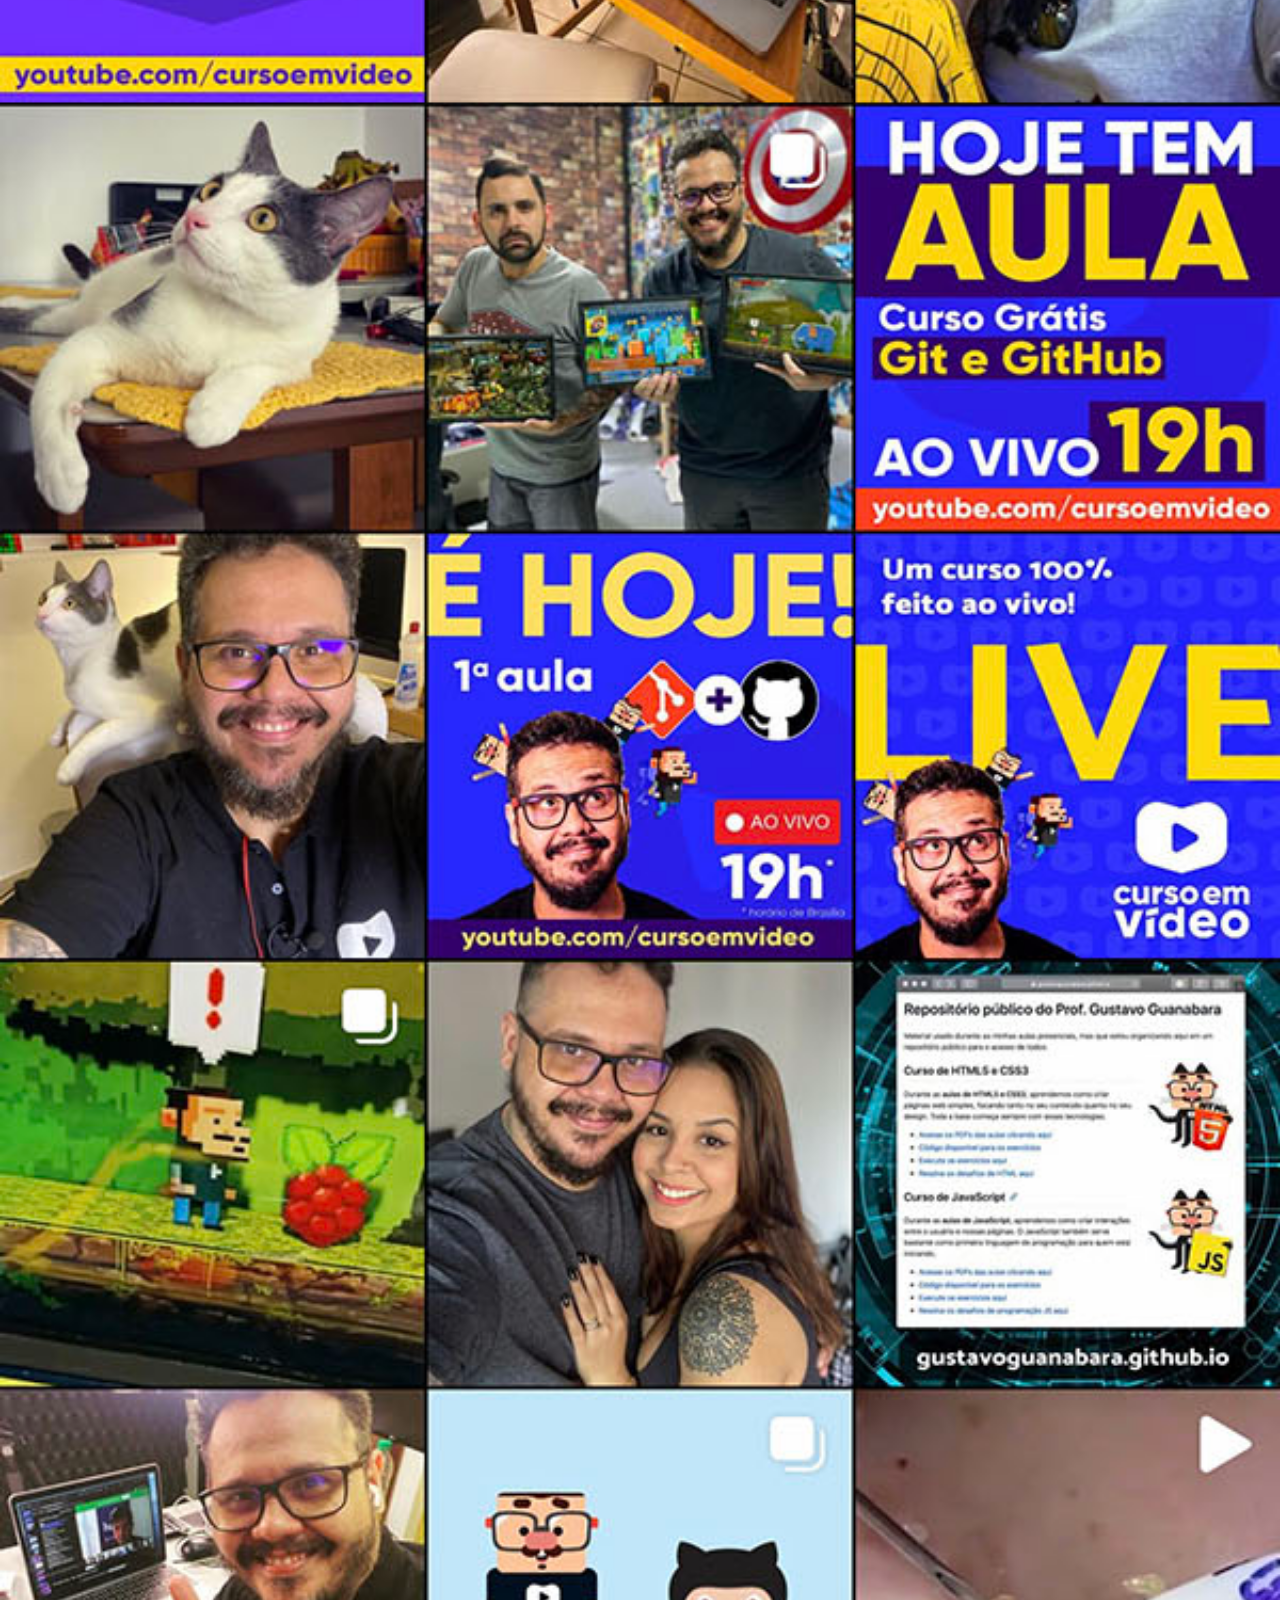
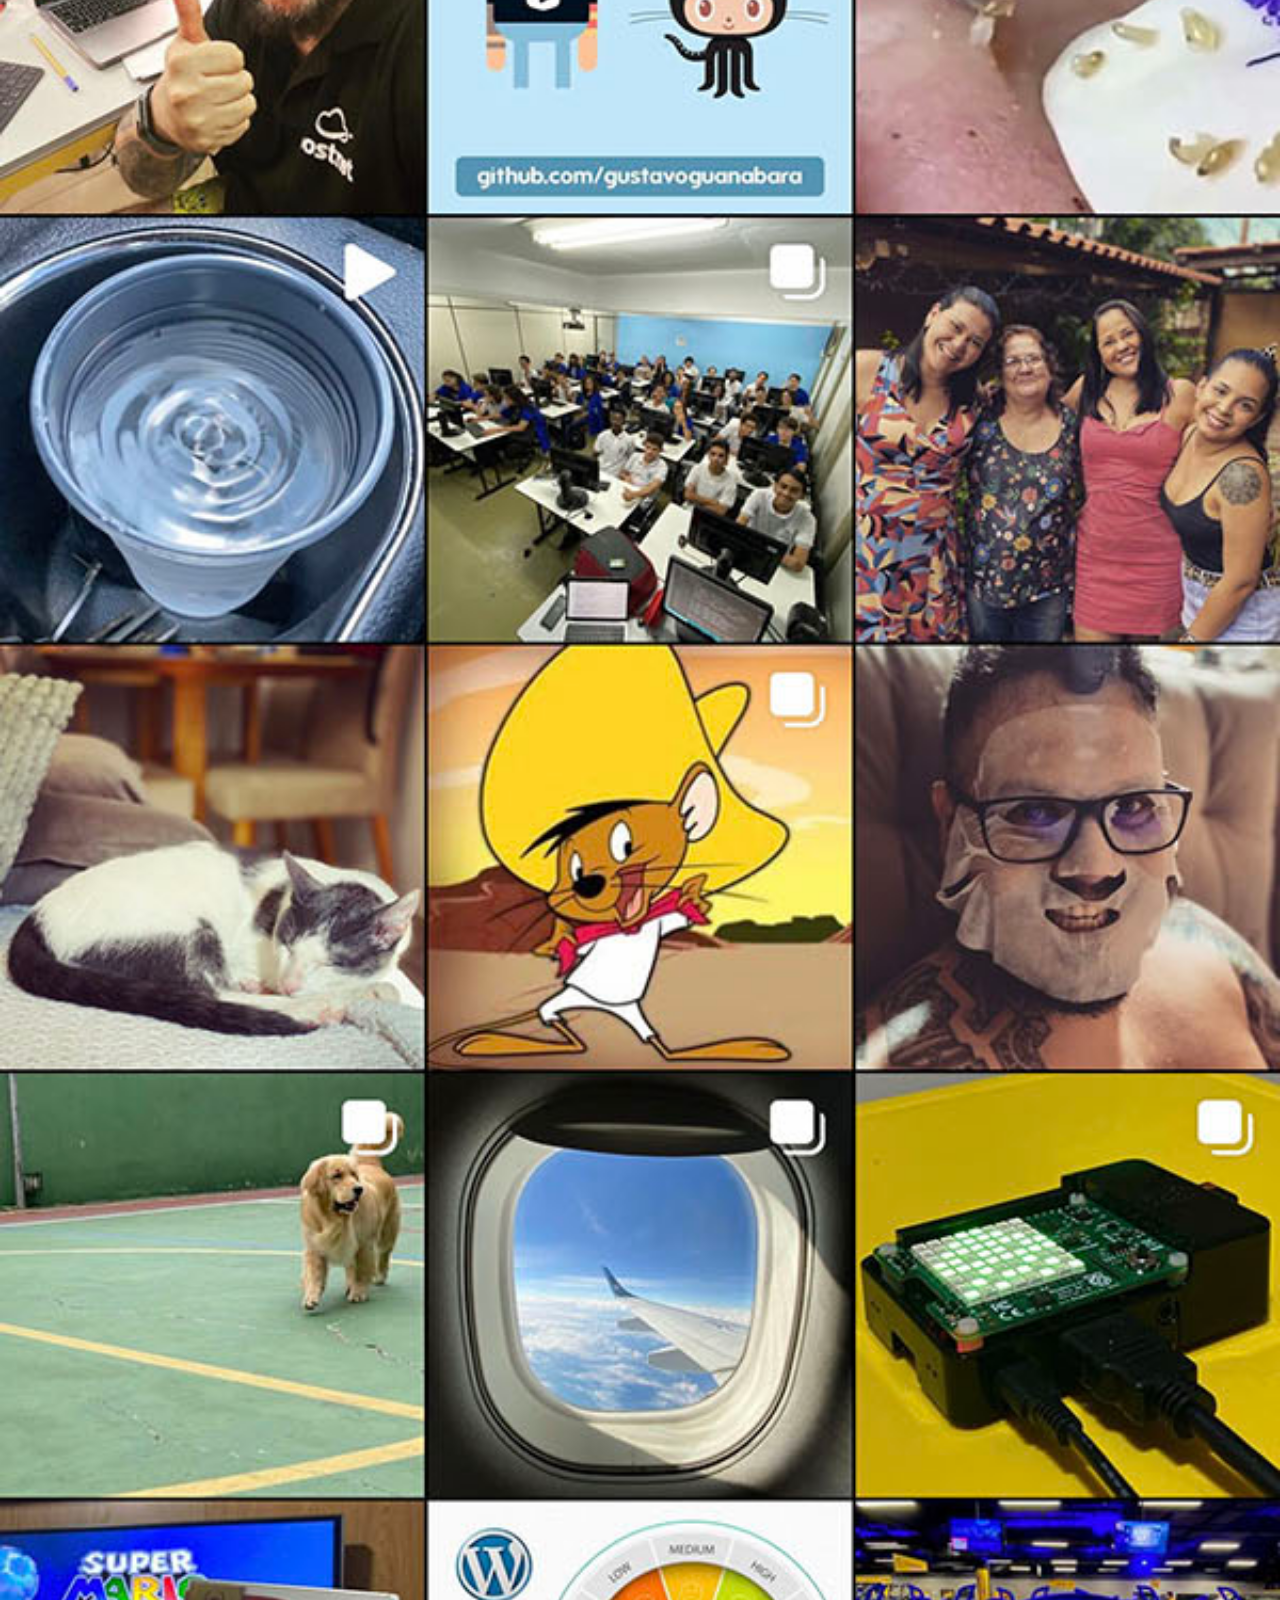
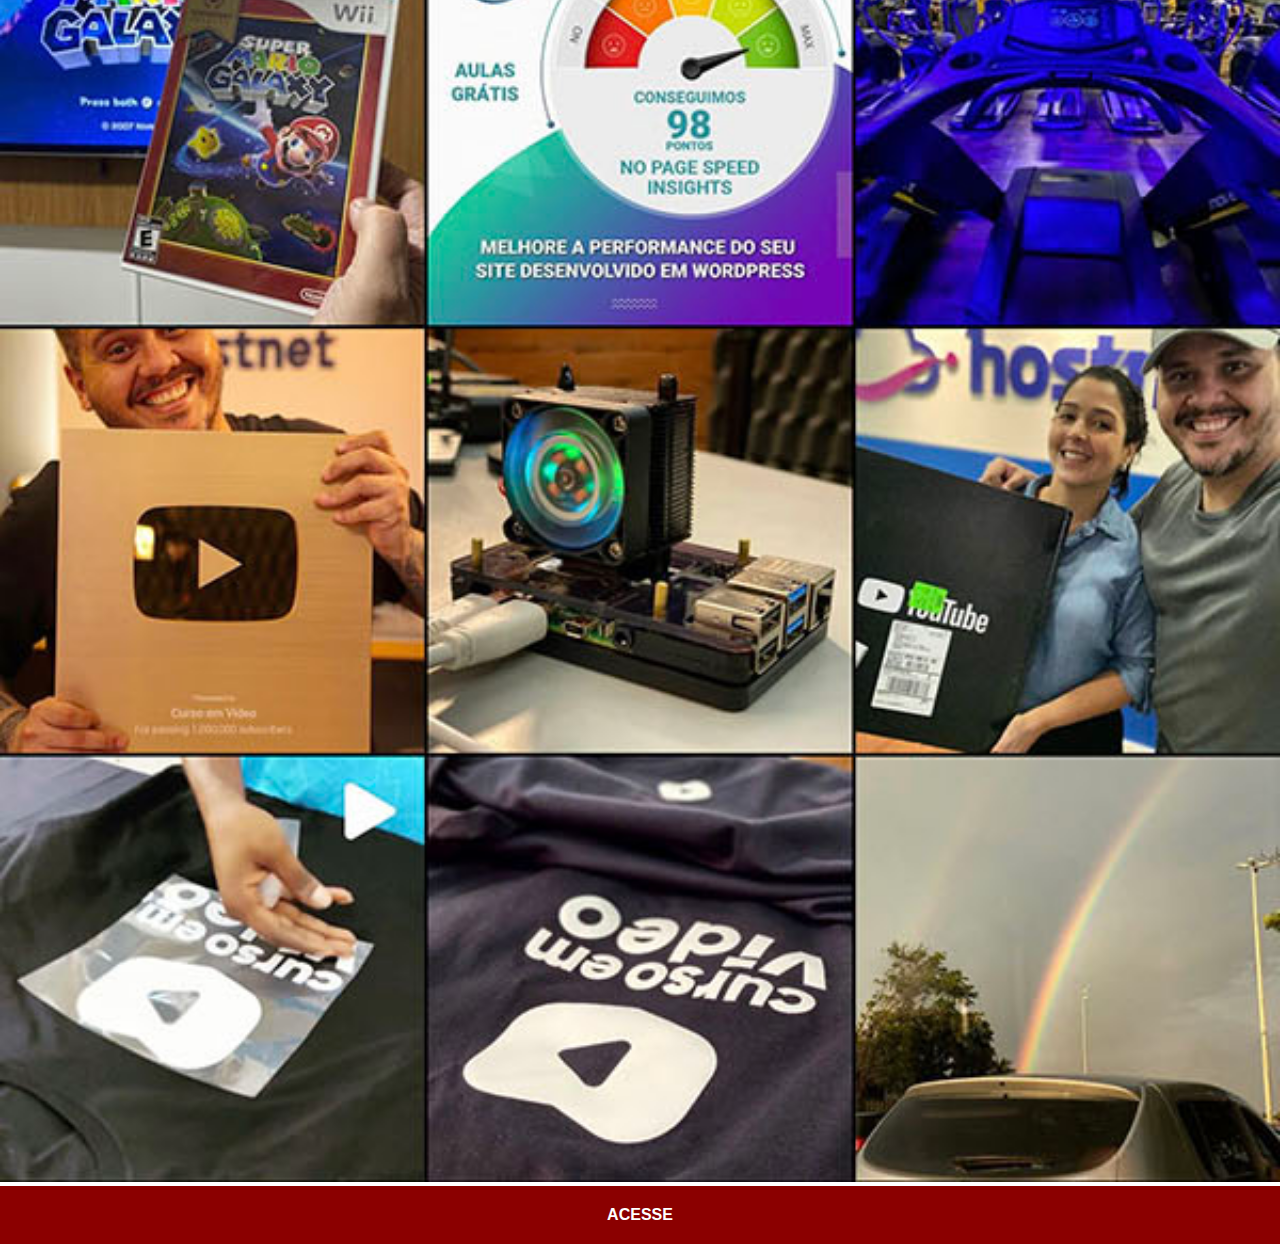
<file: instagram.html>
<!DOCTYPE html>
<html lang="pt-br">
<head>
    <meta charset="UTF-8">
    <meta name="viewport" content="width=device-width, initial-scale=1.0">
    <title>Instagram</title>
    <link rel="stylesheet" href="estilos/social.css">
</head>
<body>
    <img src="imagens/tela-instagram.jpg" alt="instagram">
    <a href="https://www.instagram.com/" target="_blank">ACESSE</a>
    
</body>
</html>
</file>
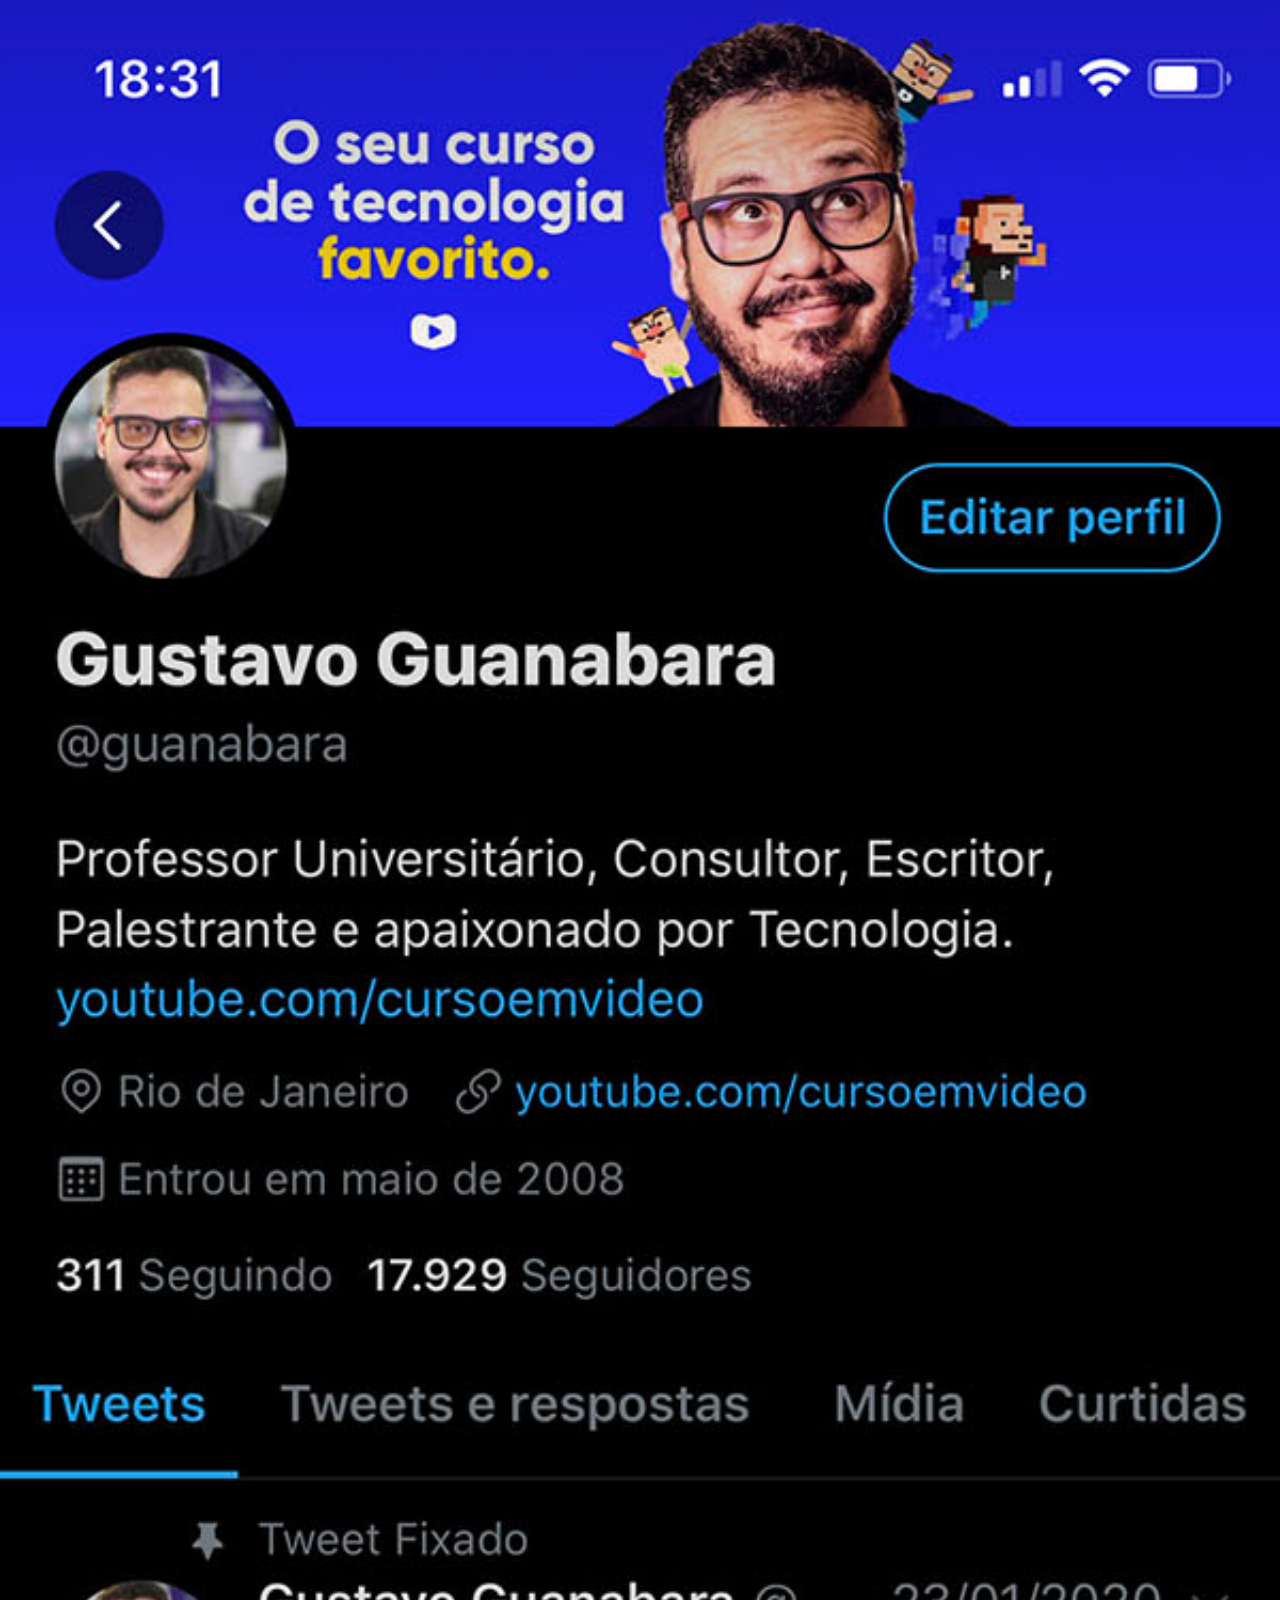
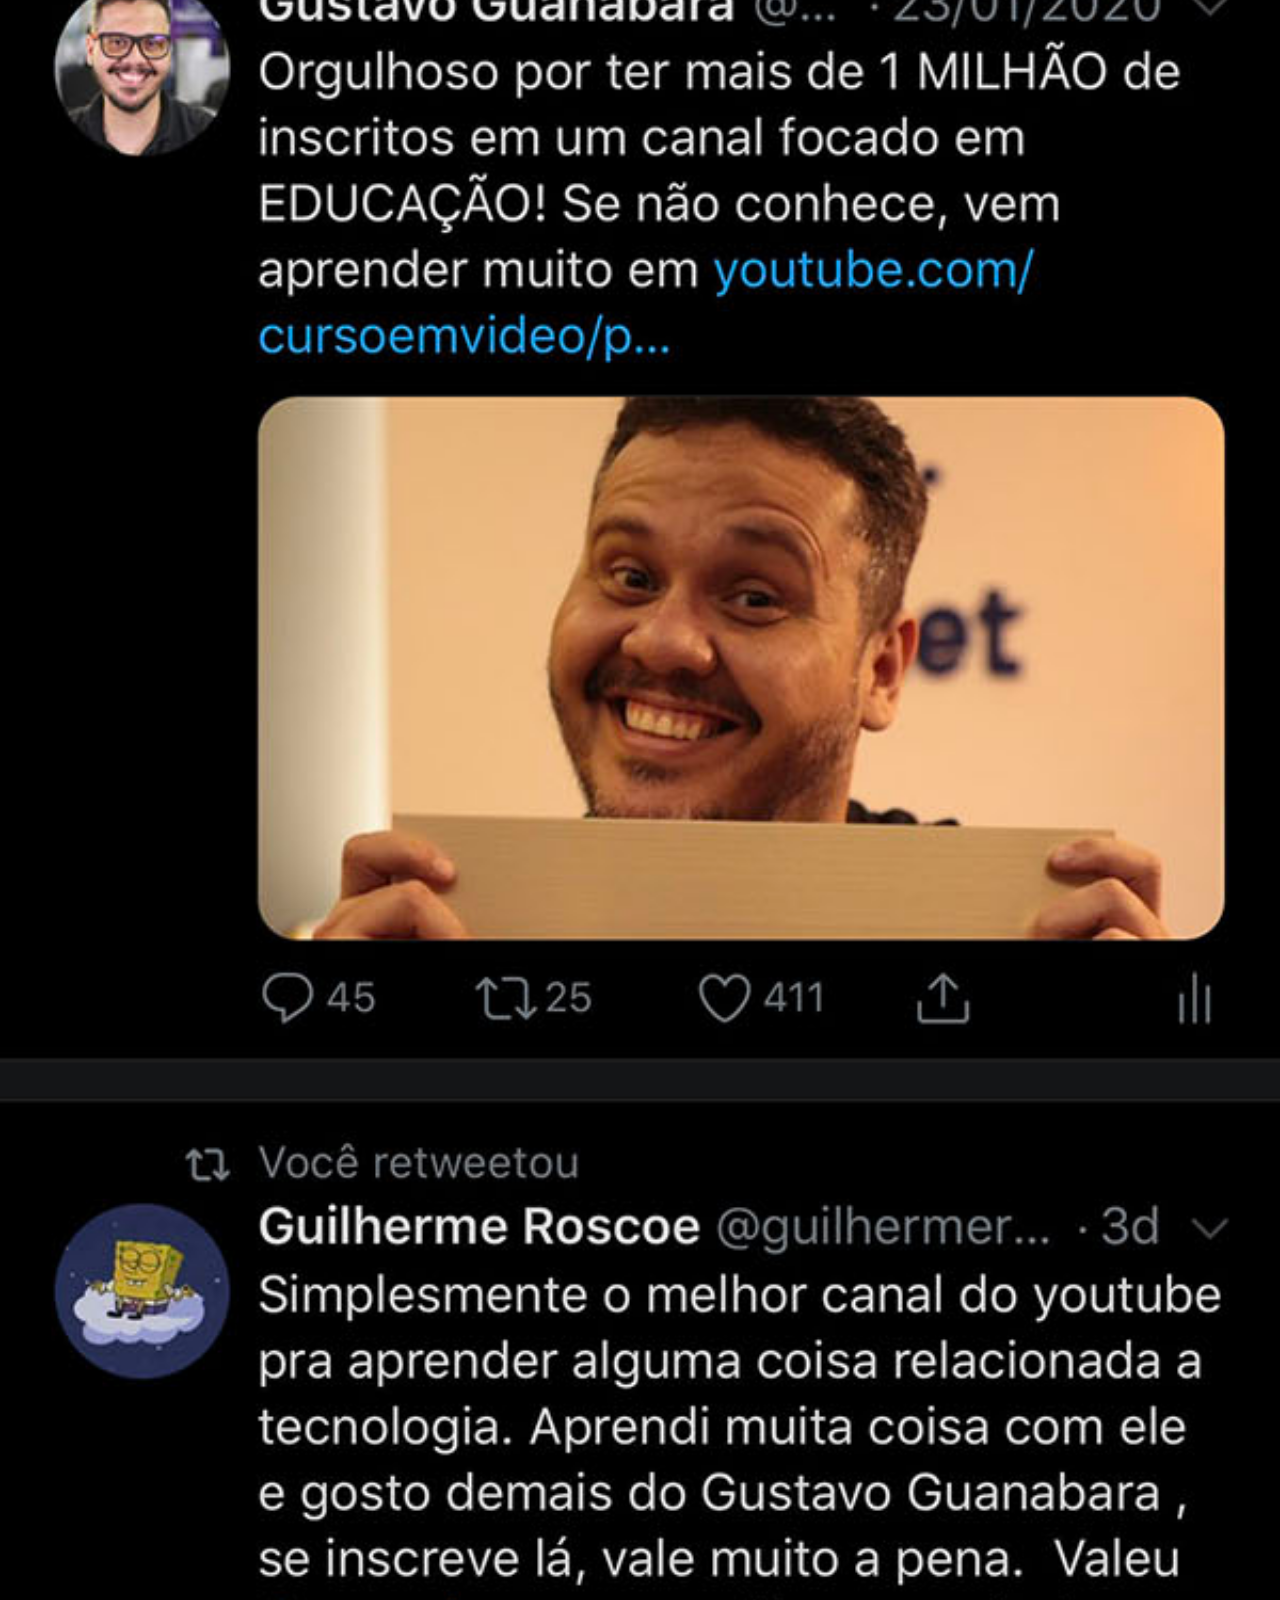
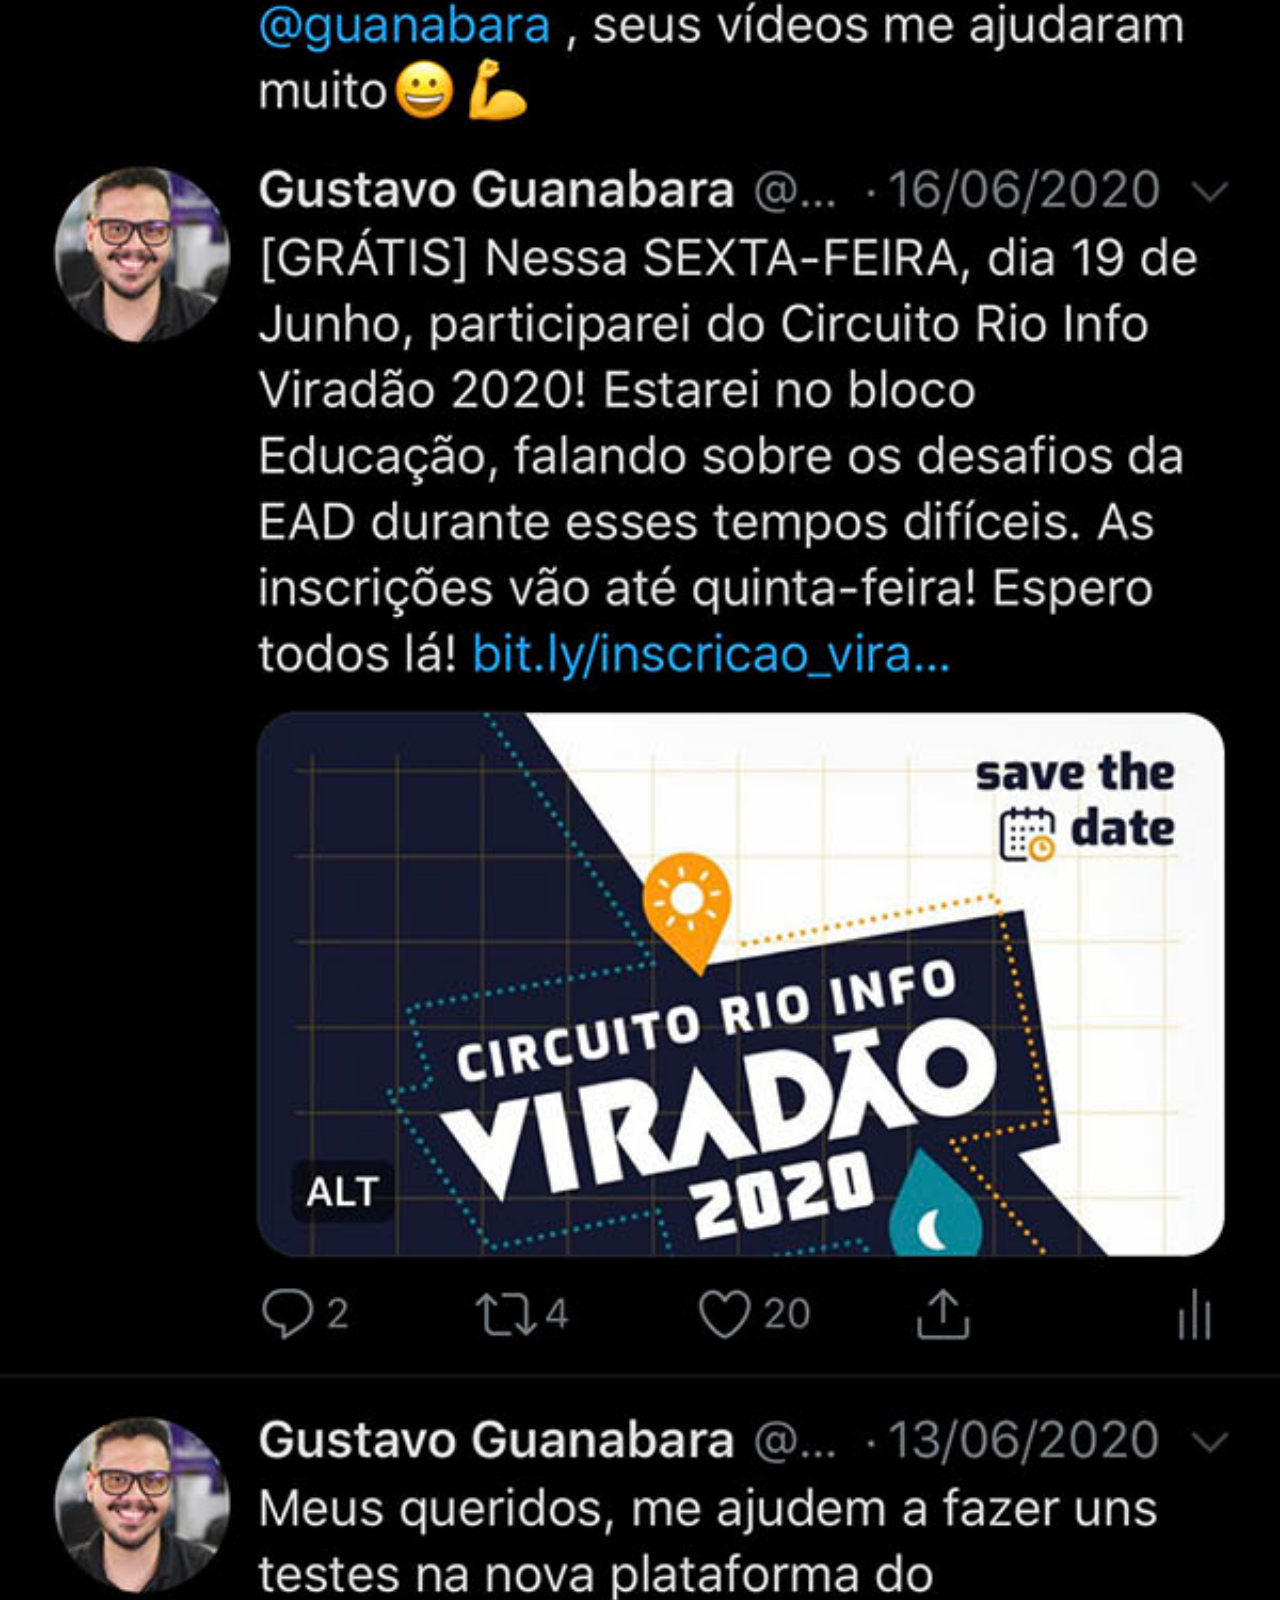
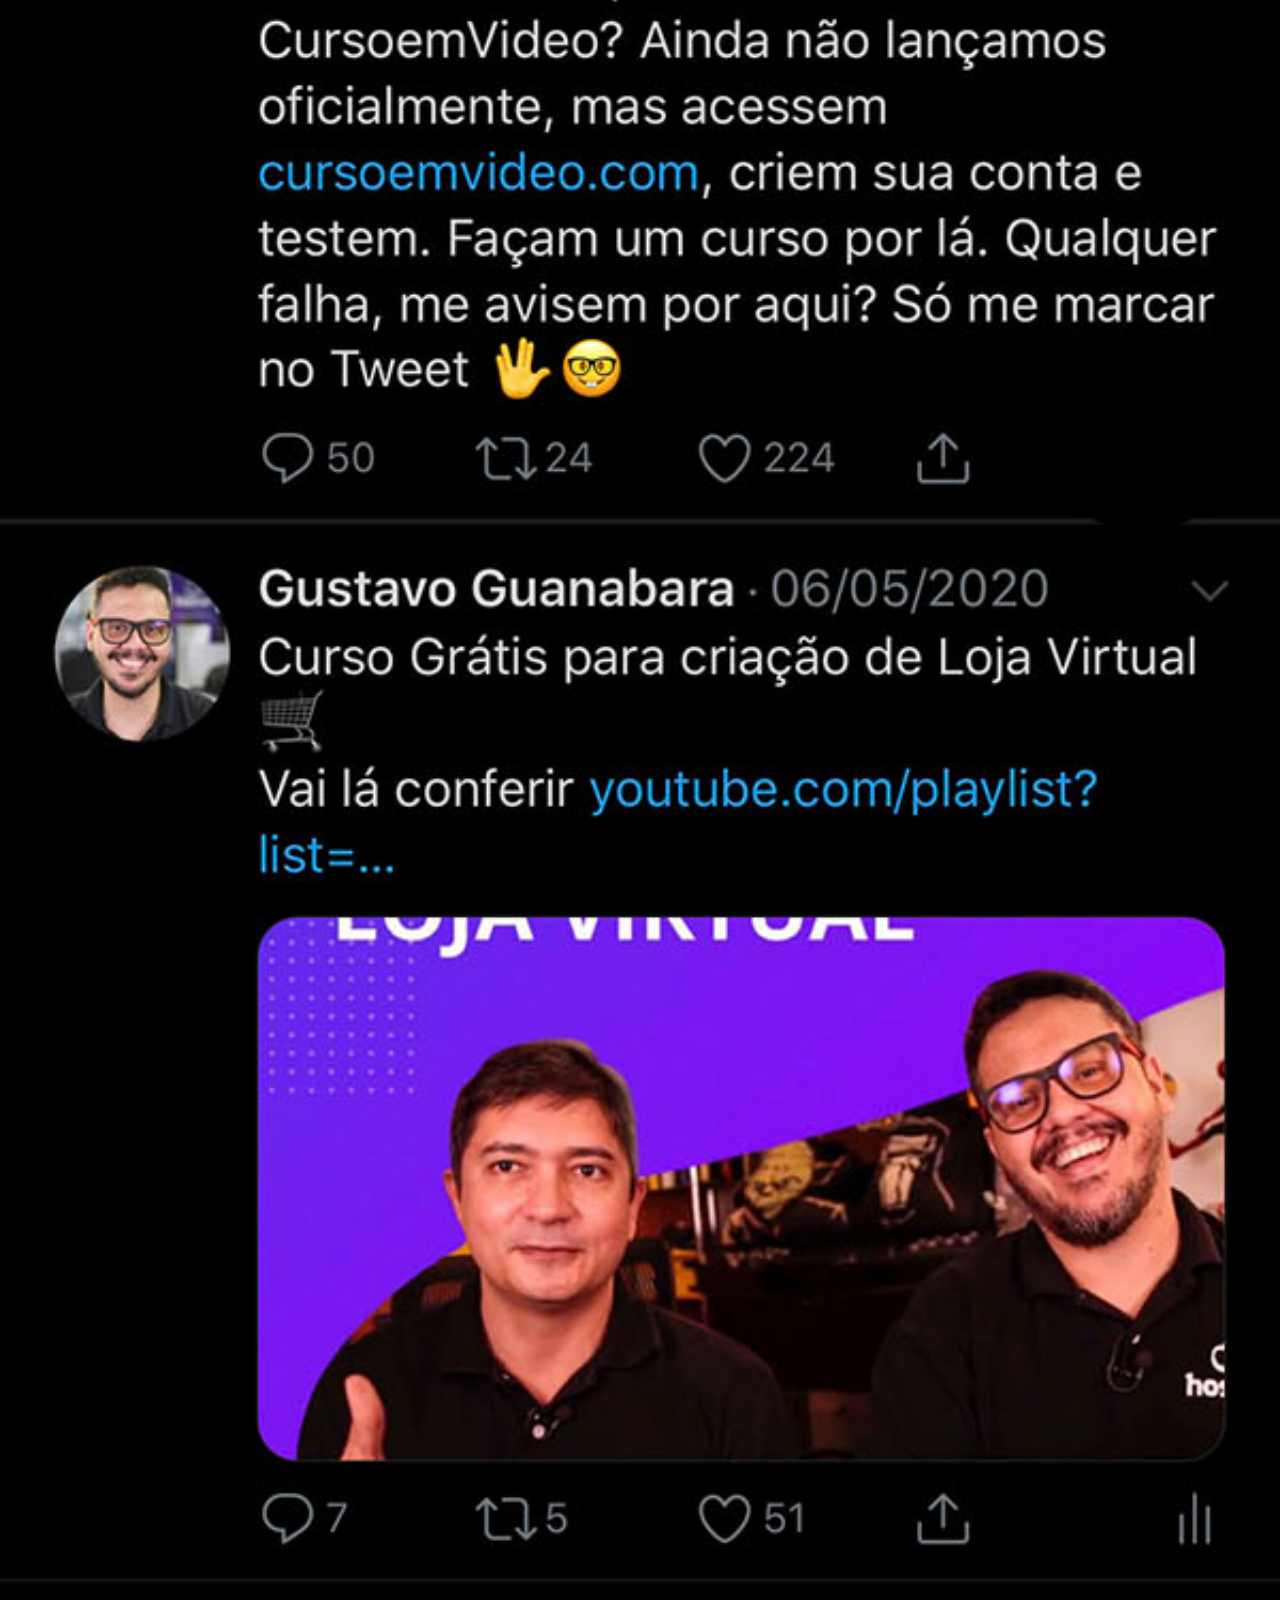
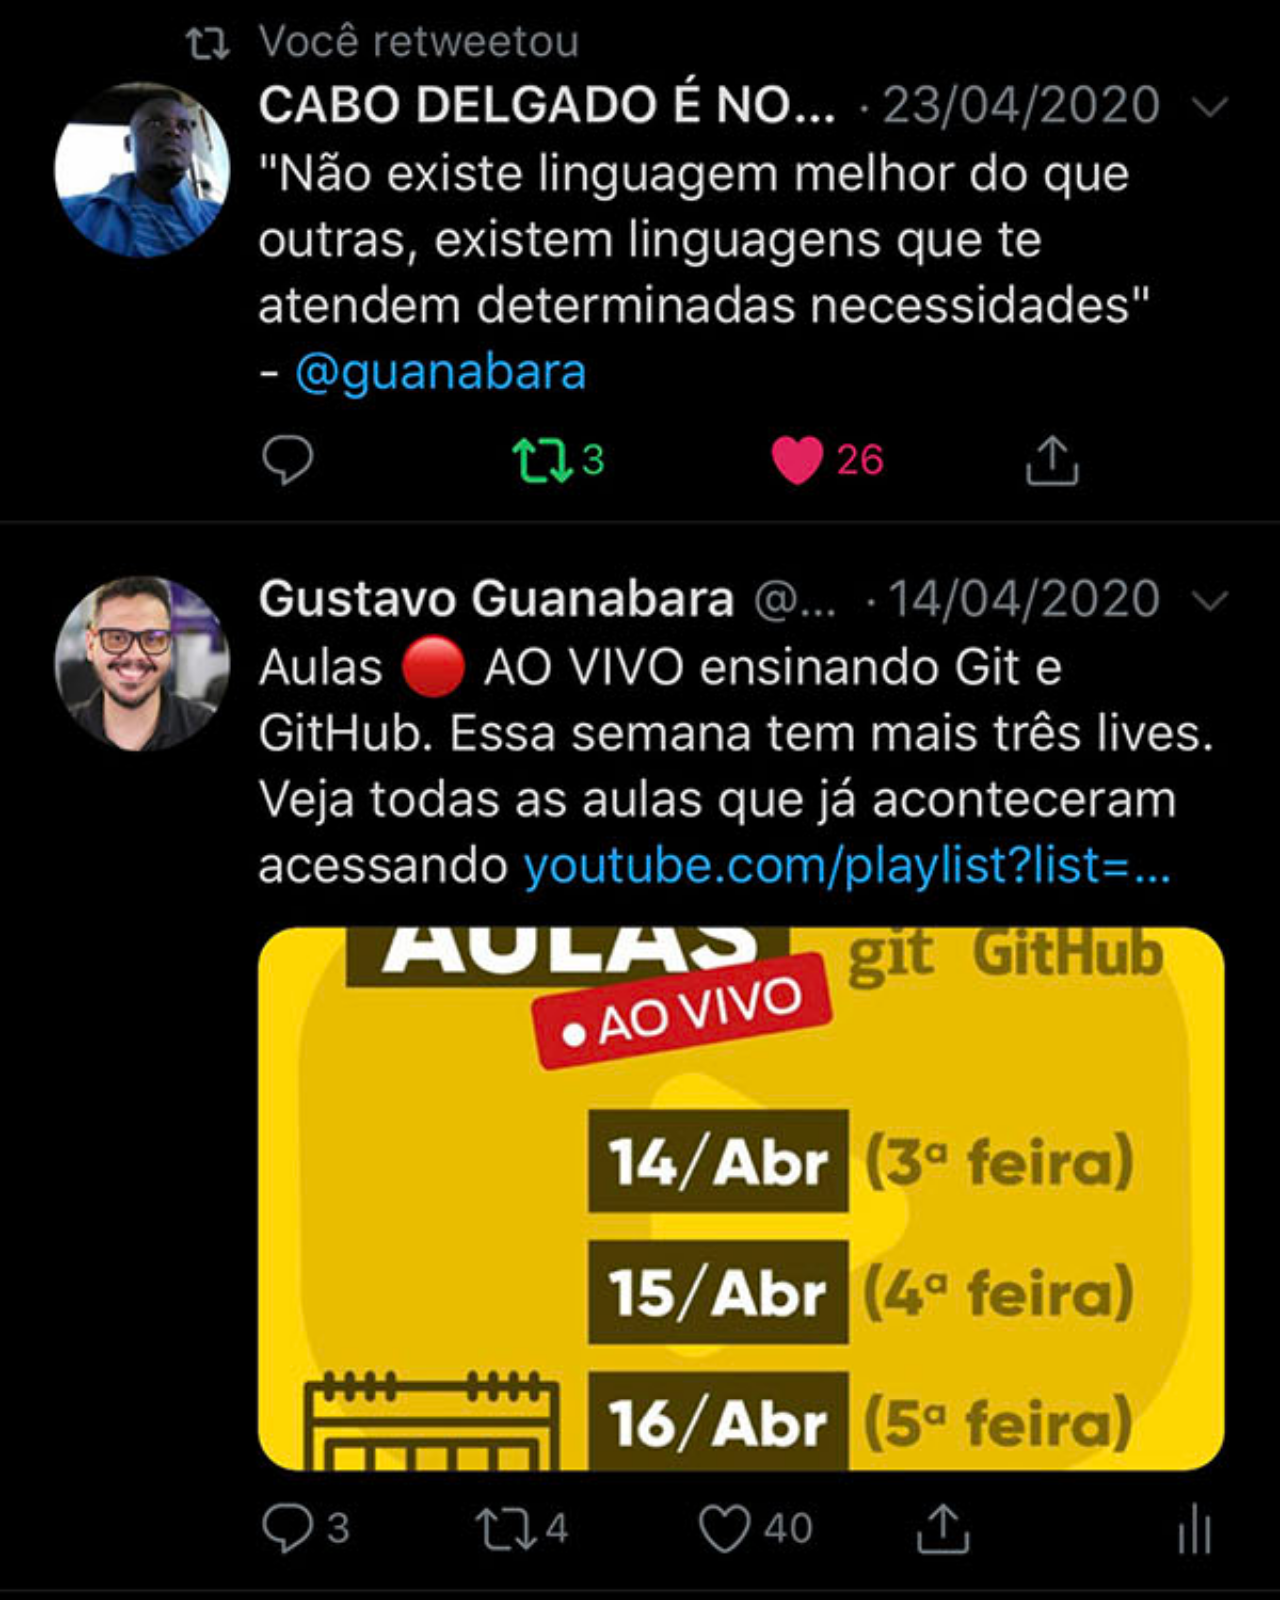
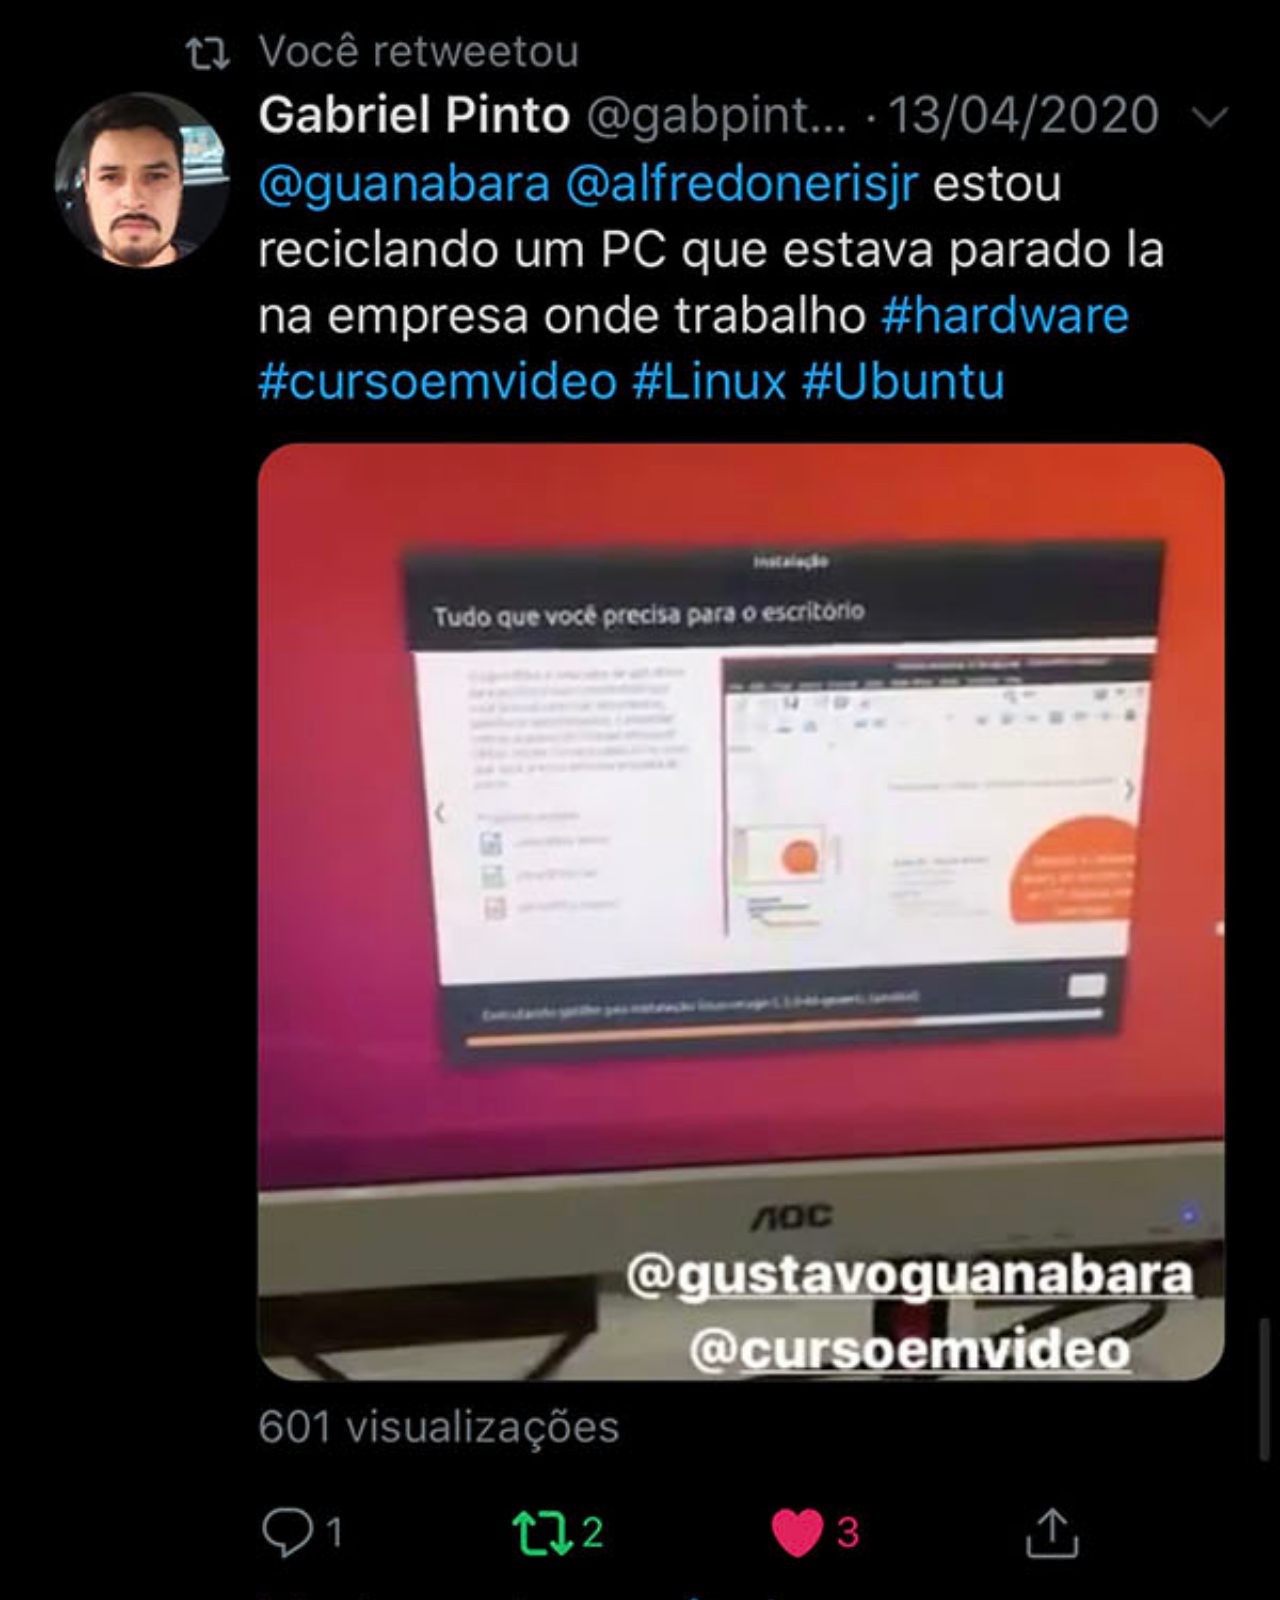
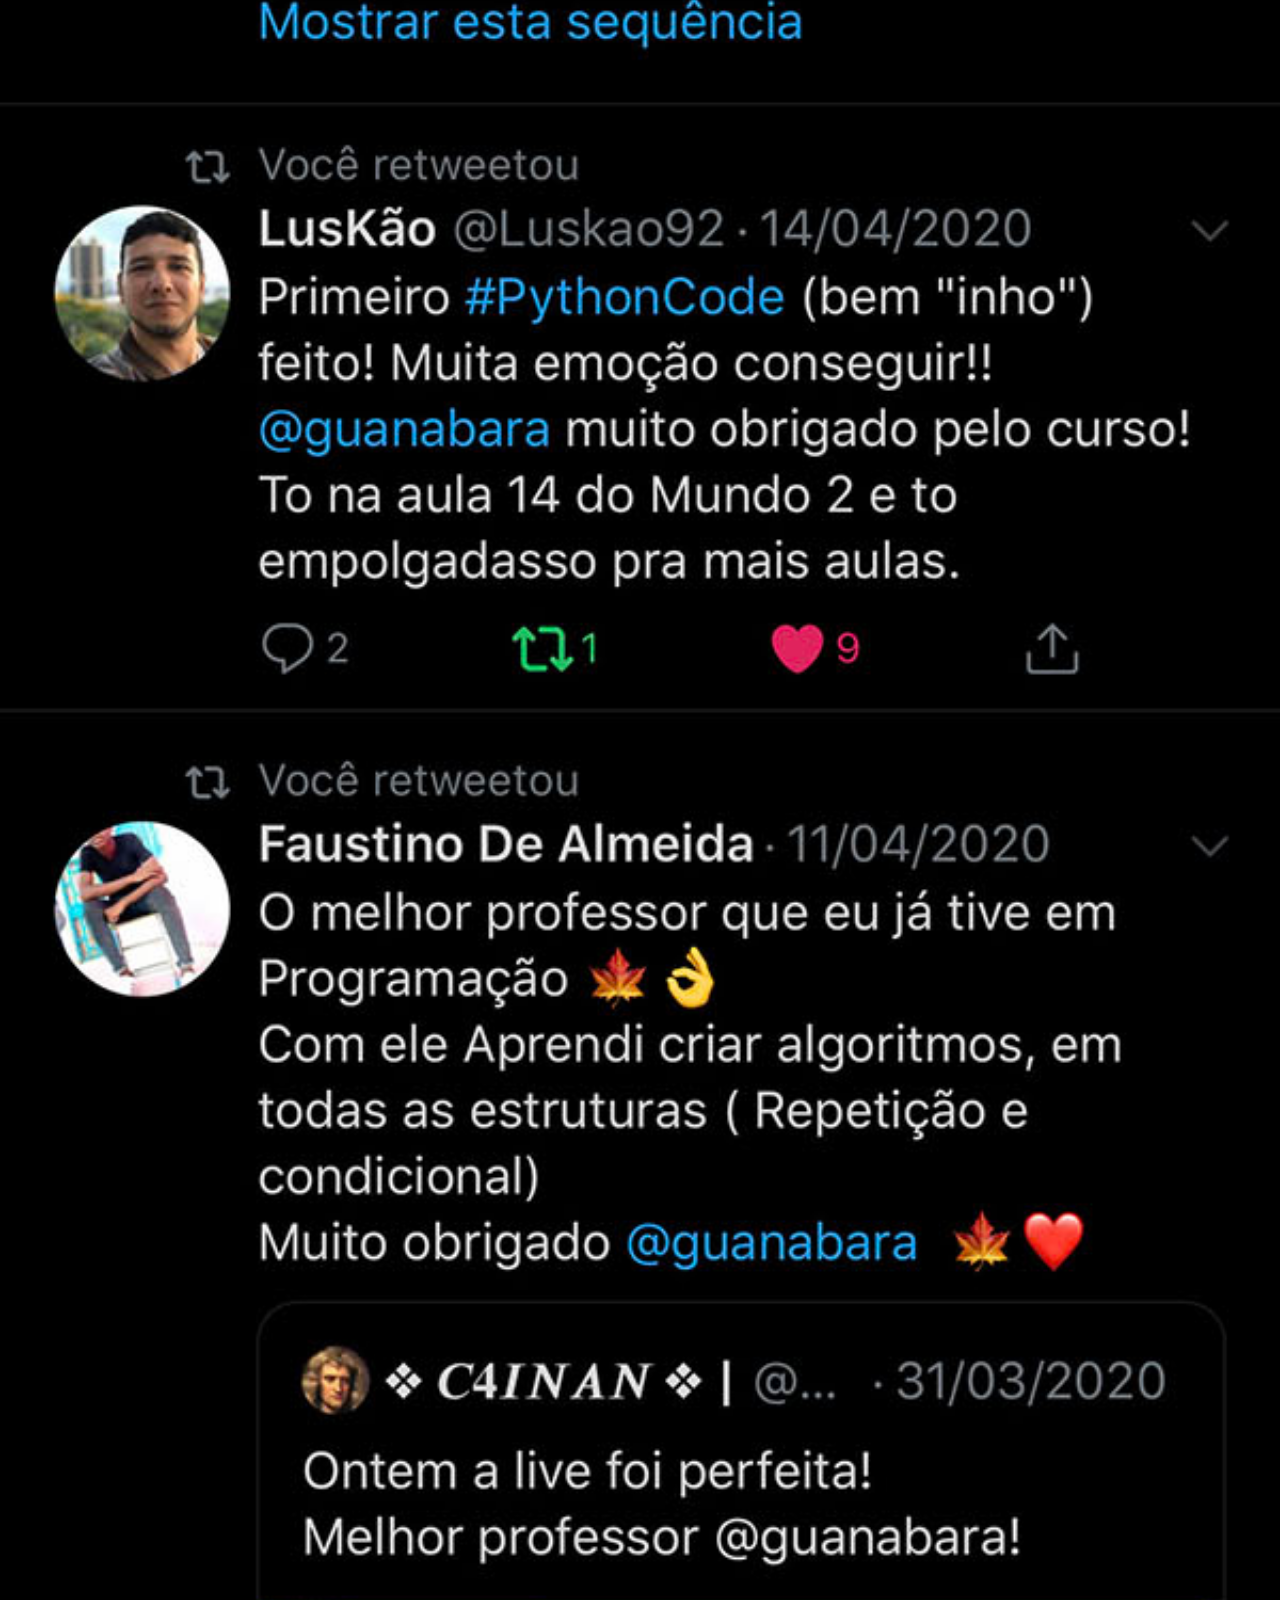
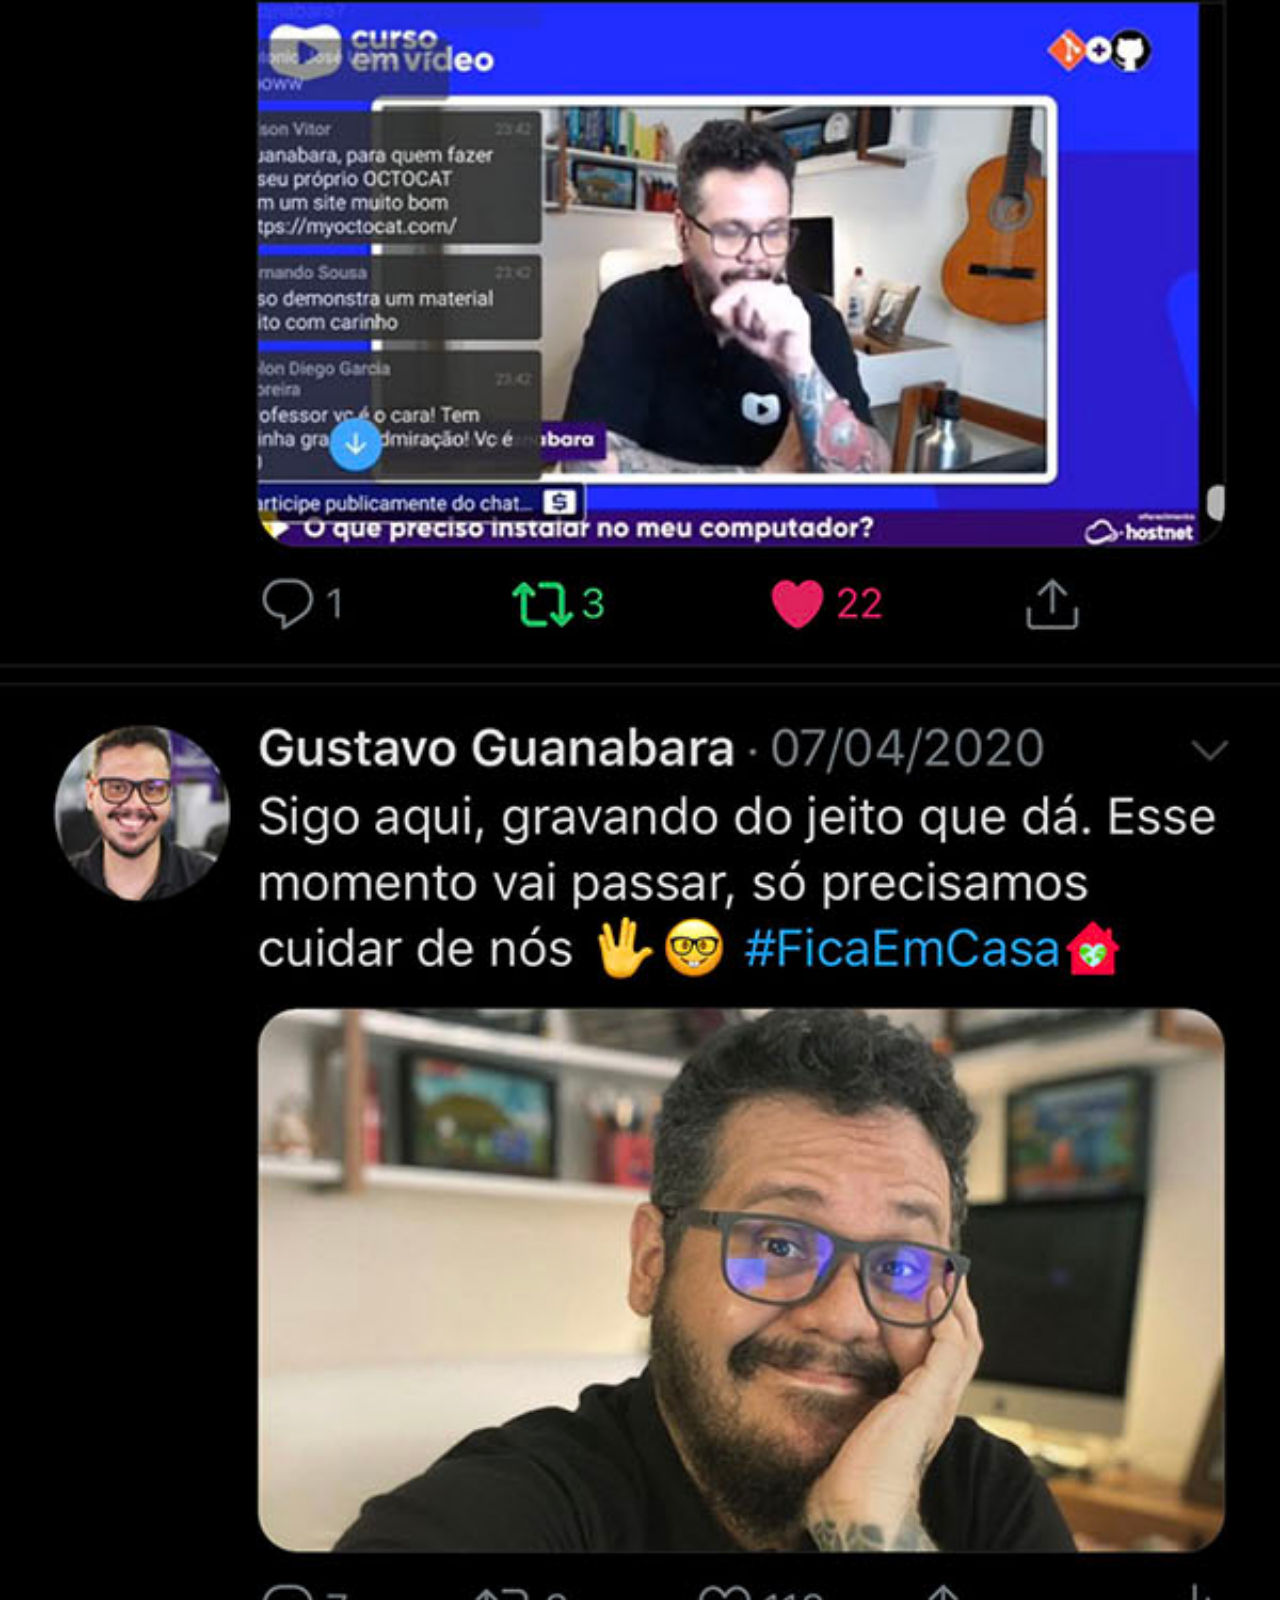
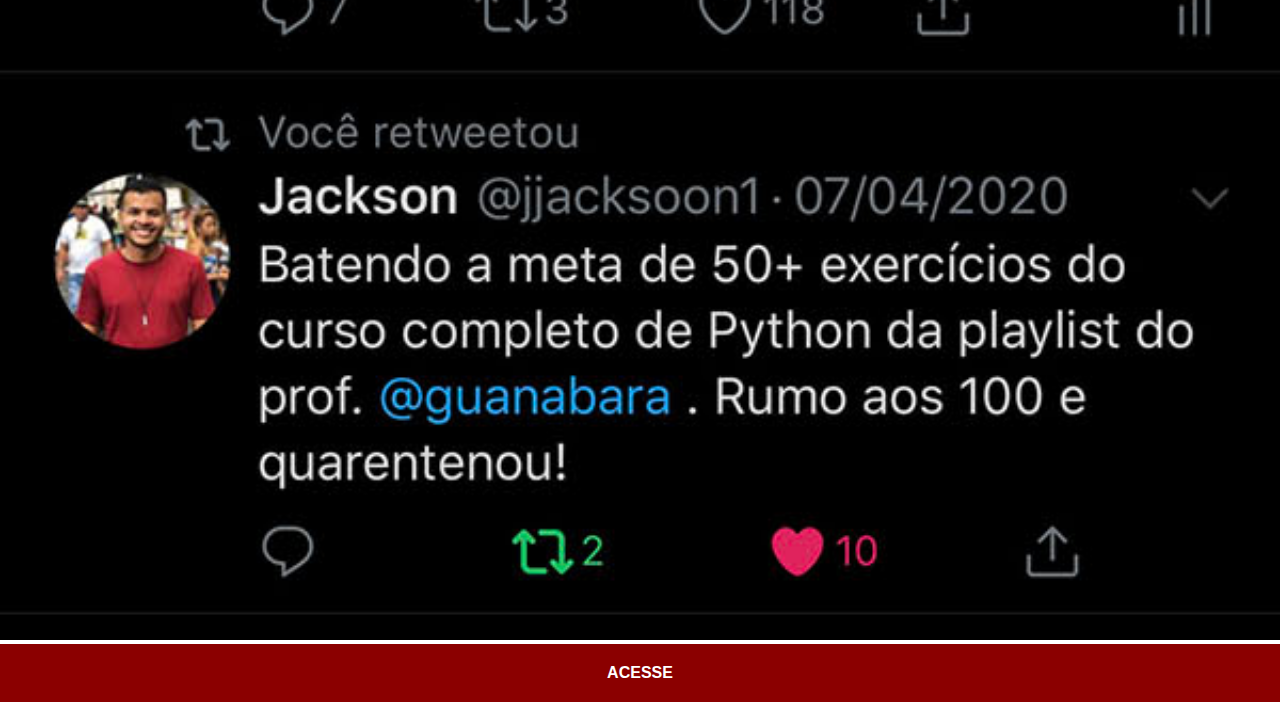
<file: twitter.html>
<!DOCTYPE html>
<html lang="pt-br">
<head>
    <meta charset="UTF-8">
    <meta name="viewport" content="width=device-width, initial-scale=1.0">
    <title>Twitter</title>
    <link rel="stylesheet" href="estilos/social.css">
</head>
<body>
    <img src="imagens/tela-twitter.jpg" alt="Twitter">
    <a href="https://x.com/" target="_blank">ACESSE</a>
    
</body>
</html>
</file>
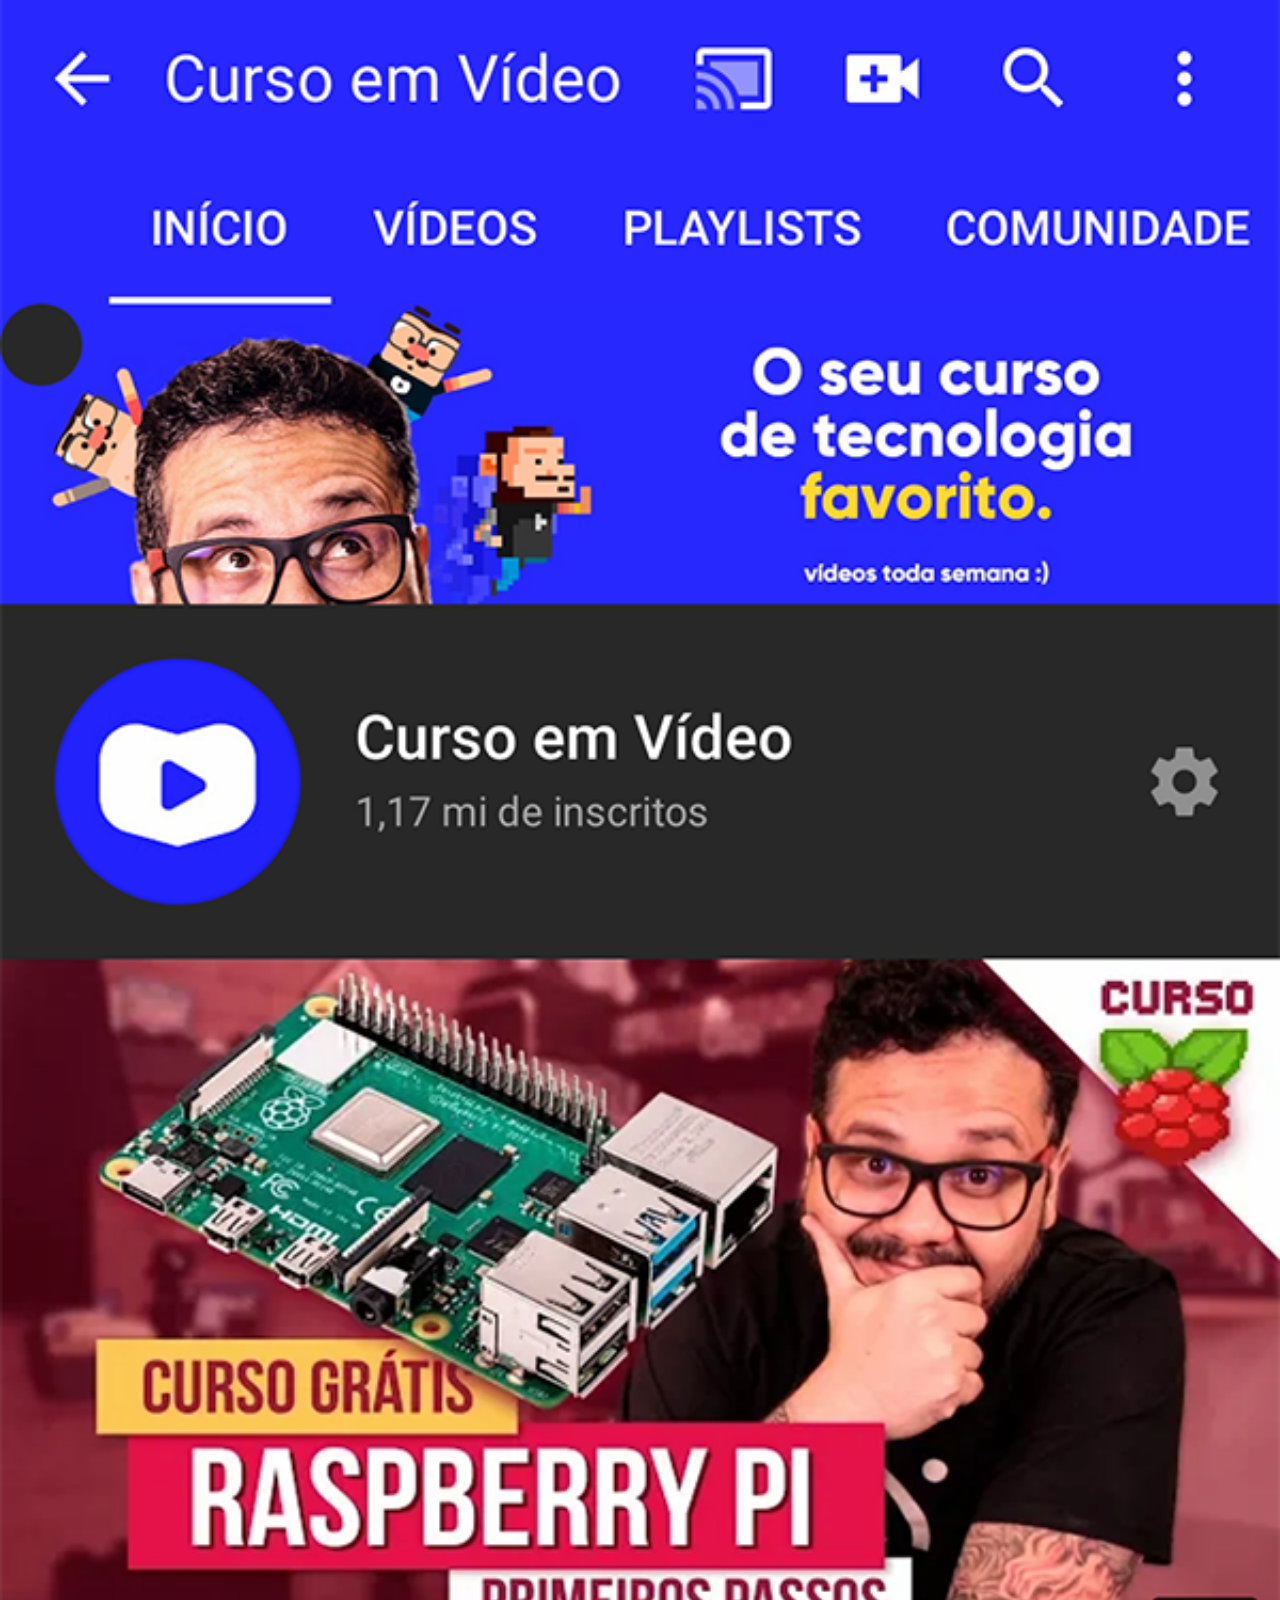
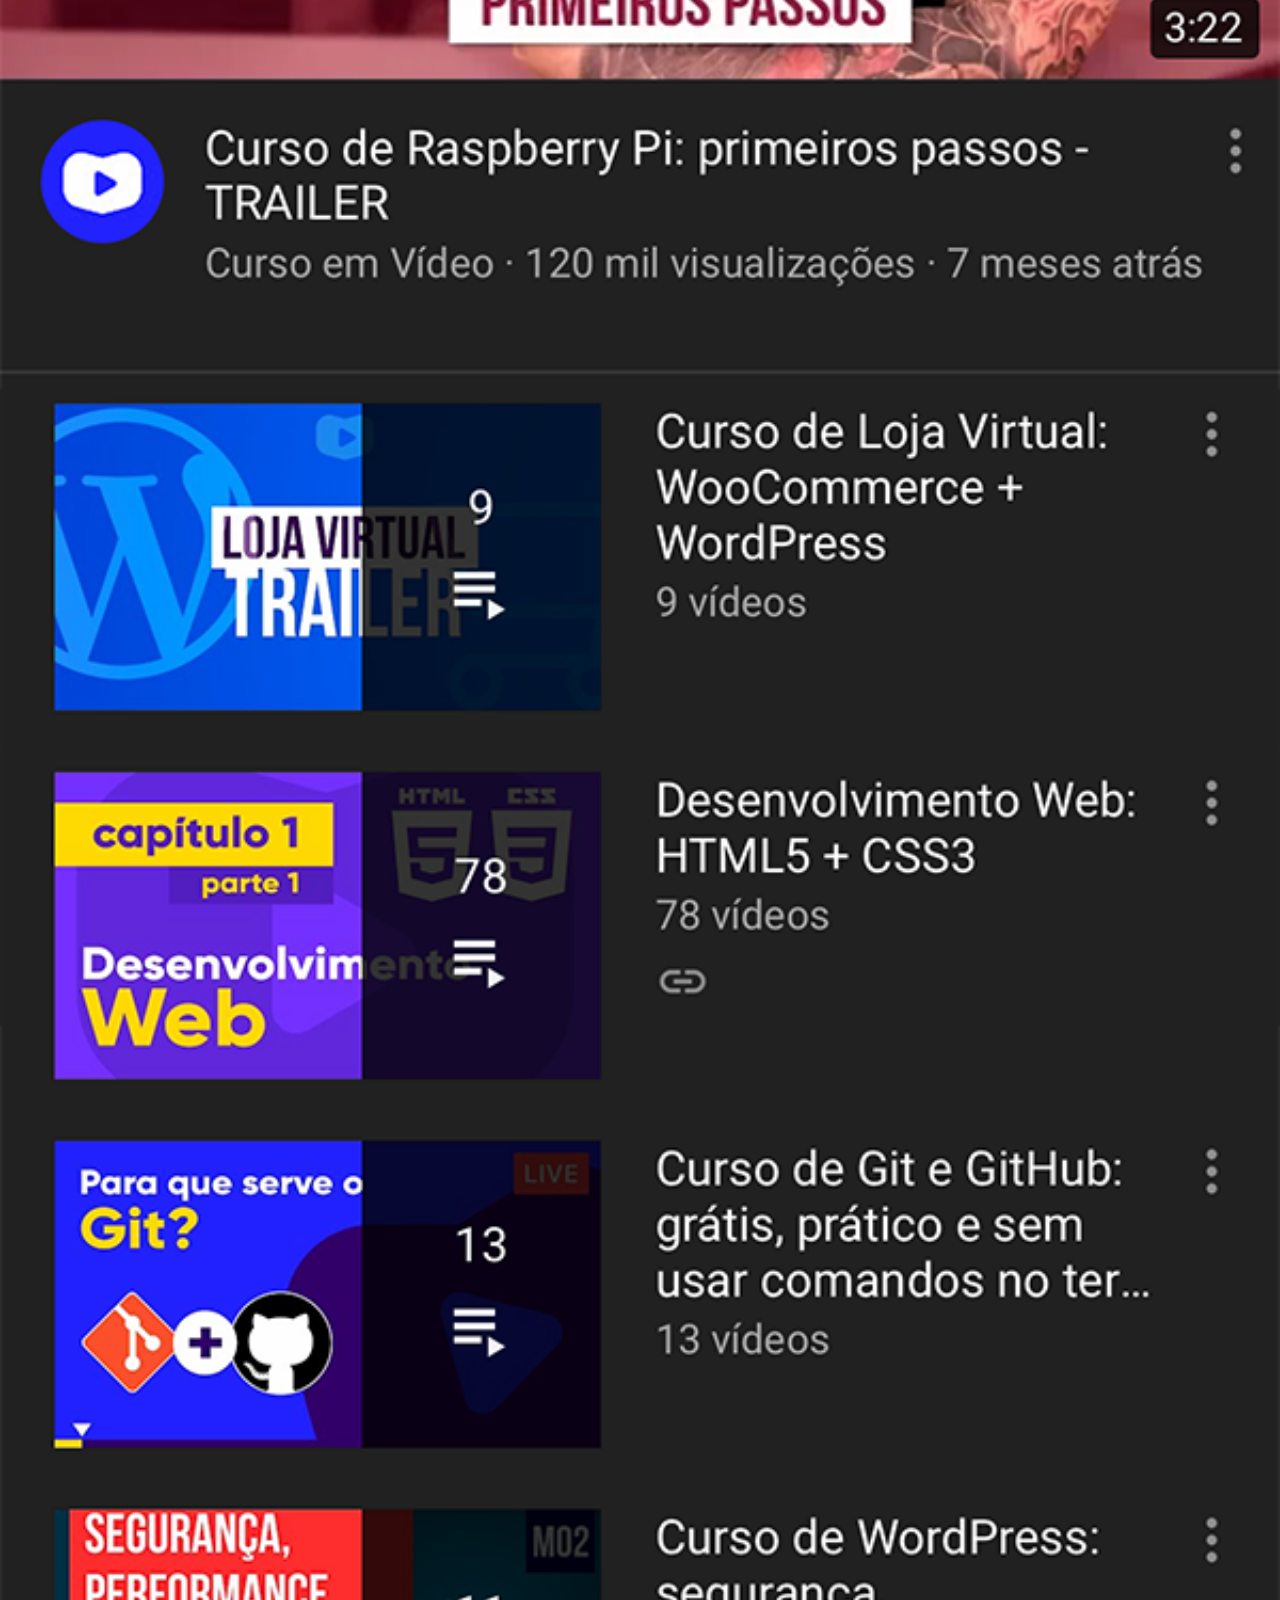
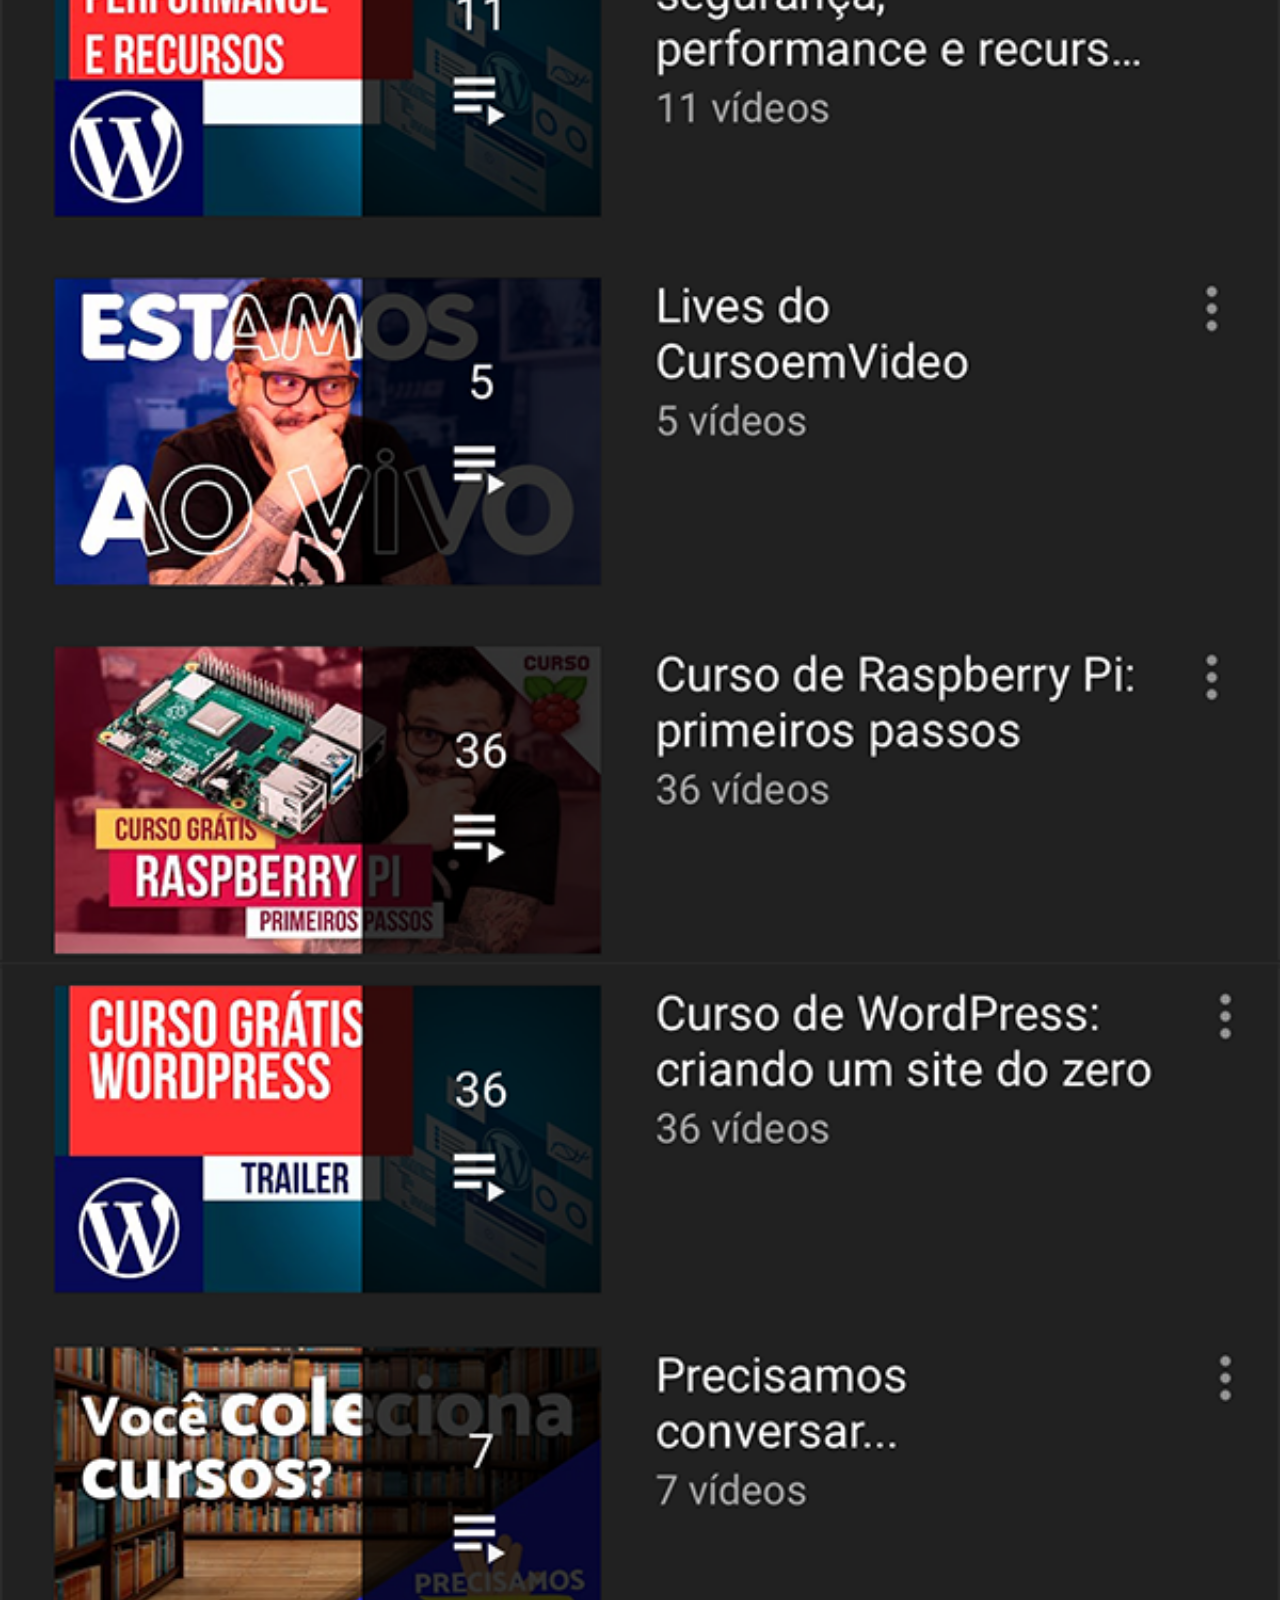
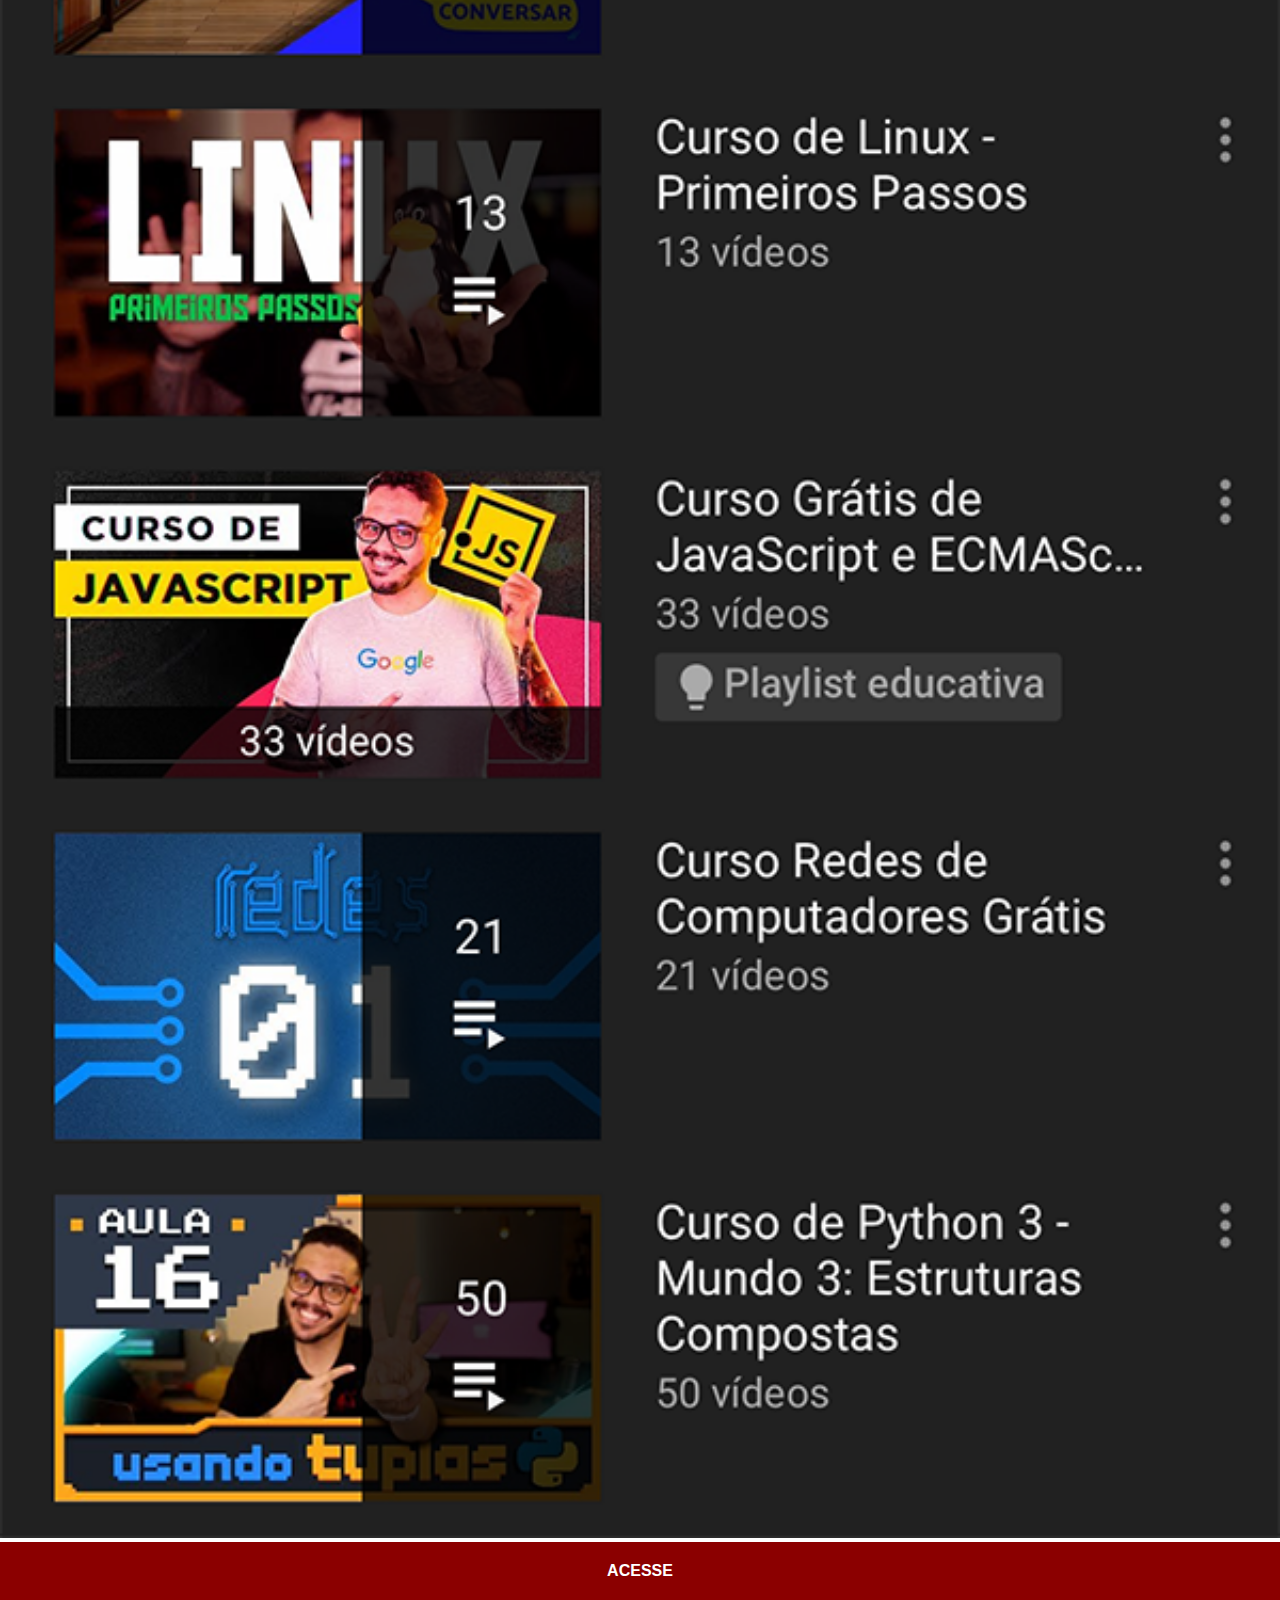
<file: youtube.html>
<!DOCTYPE html>
<html lang="pt-br">
<head>
    <meta charset="UTF-8">
    <meta name="viewport" content="width=device-width, initial-scale=1.0">
    <title>Youtube</title>
    <link rel="stylesheet" href="estilos/social.css">

</head>
<body>
    <img src="imagens/tela-youtube.png" alt="youtube">
    <a href="https://youtu.be/ar5UB2MxraE" target="_blank">ACESSE</a>
    
</body>
</html>
</file>
<file: estilos/style.css>
@charset "UTF-8";

*{
    margin:0px;
    padding: 0px;
    font-family: Arial, Helvetica, sans-serif;

}

html, body{
    height:100vh;
    width: 100vw;
    background-color: black;

}
body{
    background:url("../imagens/fundo-madeira.jpg") no-repeat top center;
    background-size: cover;
    background-attachment: fixed;
}

main{
     position:relative;
    height: 100vh;
   
    
}

section#telefone{
    position: absolute;
    top: 50%;
    left: 50%;
    transform: translate(-50%, -50%);

    height: 627px;
    width: 311px;
    background: url(../imagens/frame-iphone.png) no-repeat;

}

iframe#tela{
    position:relative;
    top: 80px;
    left: 22px;
    width:269px;
    height:471px;

}
</file>
<file: estilos/social.css>
@charset UTF-8;

 *{
            margin: 0px;
            padding: 0px;
            font-family: Arial, Helvetica, sans-serif;
        }

        ::-webkit-scrollbar{
            width: 0px;
            height: 0px;
        }
        img{
            width: 100vw;

        }

        a{
            display: block;
            background-color: darkred;
            color: white;
            padding: 20px;
            text-align: center;
            font-weight: bolder;
            text-decoration: none;

        }

        a:hover{
            background-color: red;
        }
</file>
